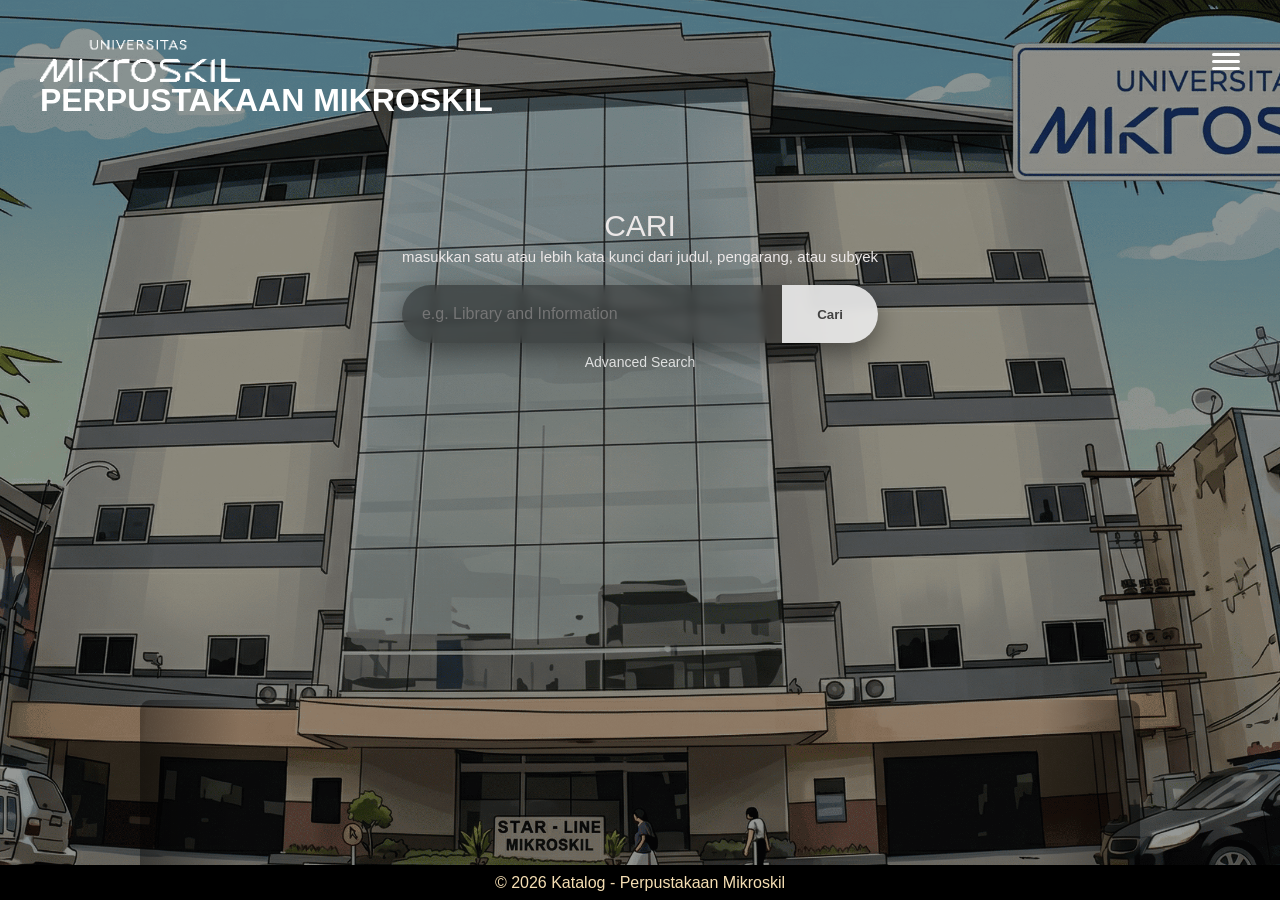
<file: index.html>
<!doctype html>
<html lang="en">

<head>
  <meta charset="UTF-8" />
  <meta name="viewport" content="width=device-width, initial-scale=1.0" />
  <title>Katalog Perpustakaan</title>
  <link rel="stylesheet" href="css/style-user.css" />
</head>

<body>
  <div id="bg-slide" class="bg-slide">
    <div class="bg-trans">
      <!-- ================= HEADER ================= -->
      <header class="navbar">
        <div class="navbar-inner">
          <!-- LOGO -->
          <a href="index.html" class="logo">
            <img src="src/logo mikro putih.webp" alt="Logo Mikro" />
          </a>

          <!-- HAMBURGER -->
          <input type="checkbox" id="navToggle" class="nav-toggle" />
          <label for="navToggle" class="hamburger">
            <span></span>
            <span></span>
            <span></span>
          </label>

          <!-- NAVIGATION -->
          <nav>
            <ul class="nav-menu">
              <li class="judul-nav">MENU</li>
              <li><a href="#" id="themeToggle">🌙 Dark Mode</a></li>
              <li><a href="index.html" class="active">Home</a></li>
              <li><a href="user-galeri.html">Galeri</a></li>
              <li><a href="user-contact.html">Contact Us</a></li>
              <li class="admin-menu"><a href="admin-login.html">Login Admin</a></li>
            </ul>
          </nav>

          <div class="nav-overlay"></div>
        </div>

        <!-- HEADER CONTENT -->
        <div class="header-content">
          <h1>PERPUSTAKAAN MIKROSKIL</h1>
        </div>
      </header>

      <!-- ================= MAIN ================= -->
      <main>
        <!-- HERO / SEARCH -->
        <section class="hero">
          <div class="search-container">
            <h1>CARI</h1>
            <p>masukkan satu atau lebih kata kunci dari judul, pengarang, atau subyek</p>
            <div class="search" id="SearchInput">
              <input type="text" placeholder="e.g. Library and Information" />
              <button id="SearchButton">Cari</button>
            </div>

            <div class="advanced-btn">
              <a href="#" id="openAdvancedSearch">Advanced Search</a>
            </div>
          </div>
        </section>

        <!-- BOOK SLIDER -->
        <section class="book-slider">
          <div class="book-track" id="bookTrack"></div>
        </section>
      </main>

      <!-- ================= FOOTER ================= -->
      <footer>
        <p>&copy; 2026 Katalog - Perpustakaan Mikroskil</p>
      </footer>
    </div>
  </div>
  <script src="js/script.js"></script>
</body>

</html>
</file>
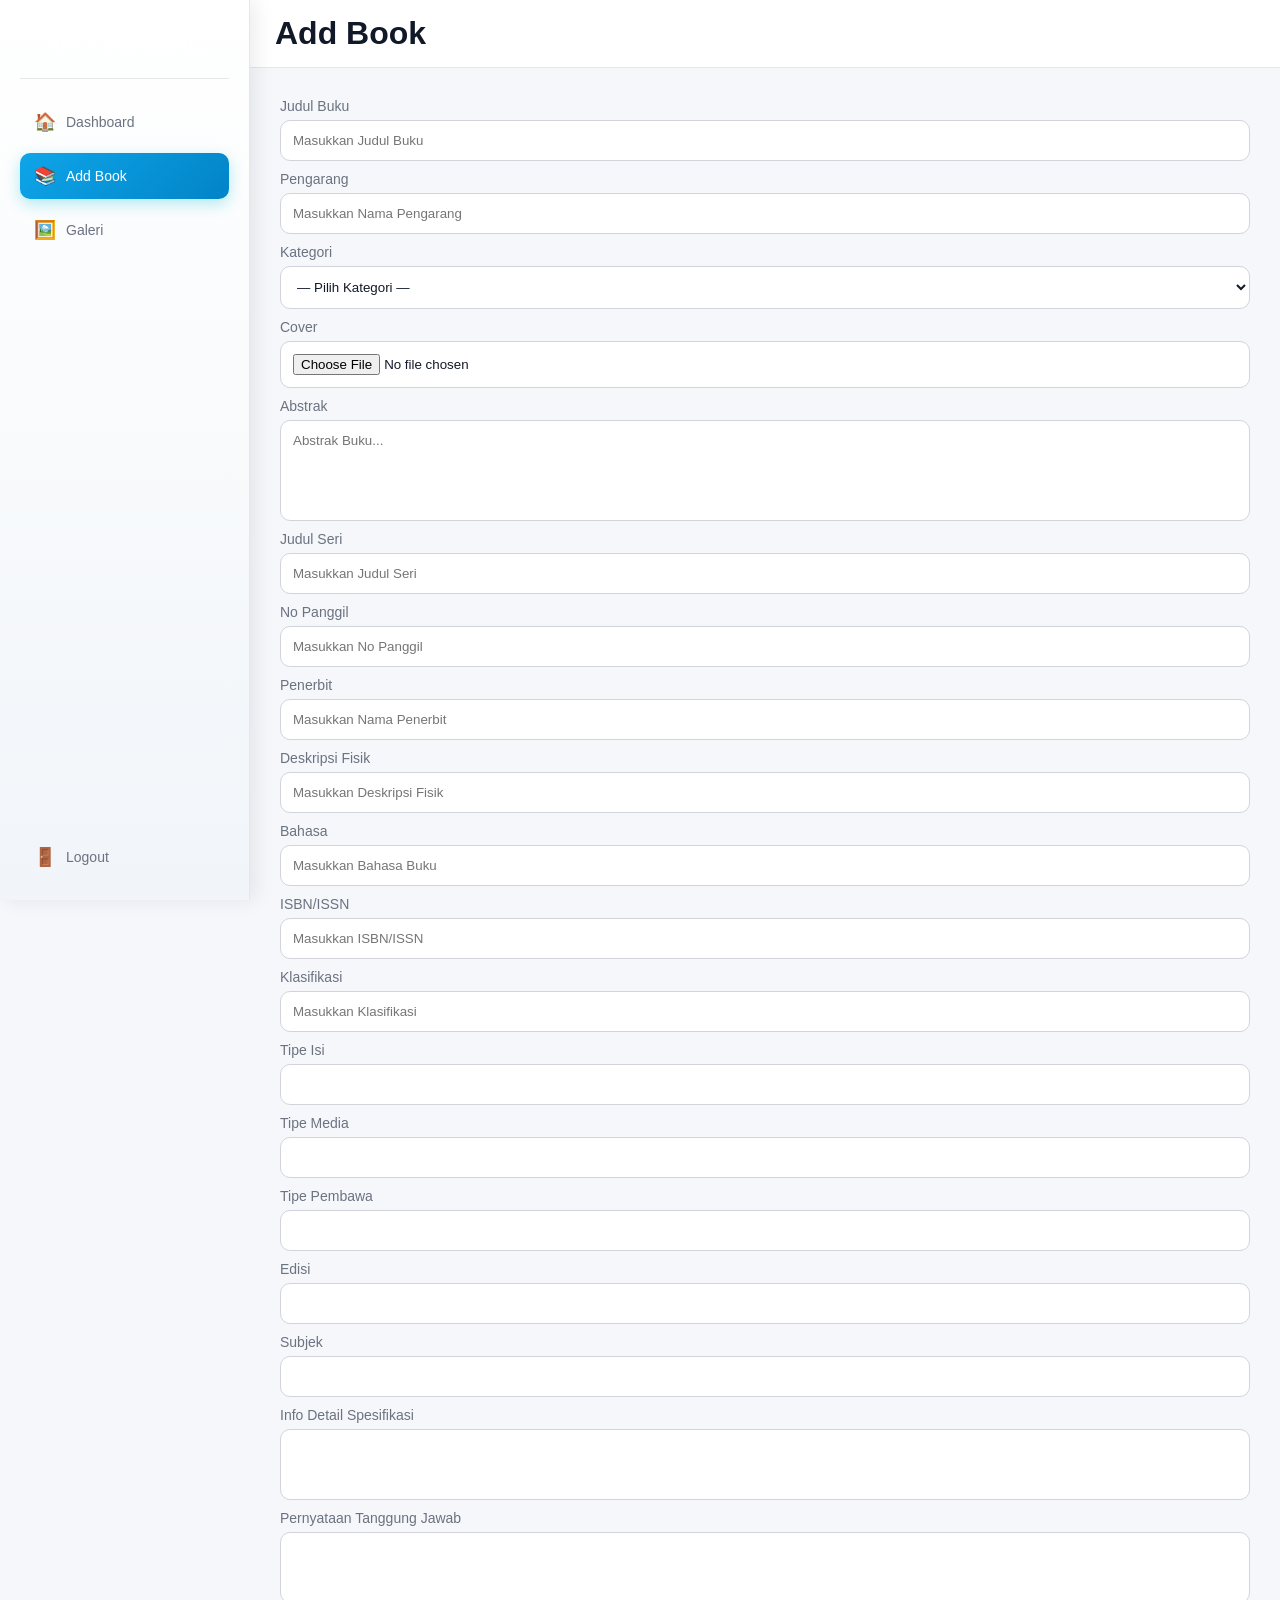
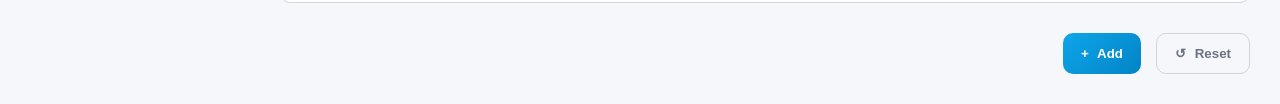
<file: add-book.html>
<!DOCTYPE html>
<html lang="en">
  <head>
    <meta charset="UTF-8" />
    <meta name="viewport" content="width=device-width, initial-scale=1.0" />
    <title>Katalog Perpustakaan</title>
    <link rel="stylesheet" href="css/style-admin.css" />
  </head>

  <body>
    <div class="container">

      <!-- ================= SIDEBAR ================= -->
      <aside class="sidebar">

        <!-- LOGO -->
        <div class="logo">
          <a href="login-admin.html">
            <img src="src/logo mikro putih.webp" alt="Logo Mikro" />
          </a>
        </div>

        <!-- NAVIGATION -->
        <nav class="nav-menu">
          <ul>
            <li>
              <a href="login-admin.html">
                <span>🏠</span> Dashboard
              </a>
            </li>
            <li>
              <a href="add-book.html" class="active">
                <span>📚</span> Add Book
              </a>
            </li>
            <li>
              <a href="galeri-admin.html">
                <span>🖼️</span> Galeri
              </a>
            </li>
            <li>
              <a href="index.html">
                <span>🚪</span> Logout
              </a>
            </li>
          </ul>
        </nav>

      </aside>

      <div class="overlay" onclick="toggleSidebar()"></div>

      <!-- ================= MAIN CONTENT ================= -->
      <div class="main-content">

        <!-- HEADER -->
        <header class="topbar">
          <span class="menu-toggle" onclick="toggleSidebar()" >☰</span>
          <h1>Add Book</h1>
        </header>

        <!-- MAIN -->
        <main>

          <section class="form-section">

            <form id="formTambah" action="#" method="get" class="form-card">

              <!-- JUDUL -->
              <div class="form-group">
                <label for="judul_buku">Judul Buku</label>
                <input
                  type="text"
                  id="judul_buku"
                  name="judul_buku"
                  placeholder="Masukkan Judul Buku"
                />
              </div>

              <!-- PENGARANG -->
              <div class="form-group">
                <label for="pengarang">Pengarang</label>
                <input
                  type="text"
                  id="pengarang"
                  name="pengarang"
                  placeholder="Masukkan Nama Pengarang"
                />
              </div>

              <!-- KATEGORI -->
              <div class="form-group">
                <label for="kategori">Kategori</label>
                <select id="kategori" name="kategori" required>
                  <option value="">— Pilih Kategori —</option>
                  <option value="All">All</option>
                  <option value="Fiction">Fiction</option>
                  <option value="KPS">KPS</option>
                  <option value="Reference">Reference</option>
                  <option value="Text Book">Text Book</option>
                </select>
              </div>

              <!-- COVER -->
              <div class="form-group">
                <label for="cover">Cover</label>
                <input type="file" id="cover" name="cover" />
              </div>

              <!-- ABSTRAK -->
              <div class="form-group full">
                <label for="abstrak">Abstrak</label>
                <textarea
                  id="abstrak"
                  name="abstrak"
                  rows="5"
                  placeholder="Abstrak Buku..."
                ></textarea>
              </div>

              <!-- JUDUL SERI -->
              <div class="form-group">
                <label for="judul_seri">Judul Seri</label>
                <input
                  type="text"
                  id="judul_seri"
                  name="judul_seri"
                  placeholder="Masukkan Judul Seri"
                />
              </div>

              <!-- NO PANGGIL -->
              <div class="form-group">
                <label for="no_panggil">No Panggil</label>
                <input
                  type="text"
                  id="no_panggil"
                  name="no_panggil"
                  placeholder="Masukkan No Panggil"
                />
              </div>

              <!-- PENERBIT -->
              <div class="form-group">
                <label for="penerbit">Penerbit</label>
                <input
                  type="text"
                  id="penerbit"
                  name="penerbit"
                  placeholder="Masukkan Nama Penerbit"
                />
              </div>

              <!-- DESKRIPSI -->
              <div class="form-group">
                <label for="deskripsi_fisik">Deskripsi Fisik</label>
                <input
                  type="text"
                  id="deskripsi_fisik"
                  name="deskripsi_fisik"
                  placeholder="Masukkan Deskripsi Fisik"
                />
              </div>

              <!-- BAHASA -->
              <div class="form-group">
                <label for="bahasa">Bahasa</label>
                <input
                  type="text"
                  id="bahasa"
                  name="bahasa"
                  placeholder="Masukkan Bahasa Buku"
                />
              </div>

              <!-- ISBN -->
              <div class="form-group">
                <label for="isbn">ISBN/ISSN</label>
                <input
                  type="text"
                  id="isbn"
                  name="isbn"
                  placeholder="Masukkan ISBN/ISSN"
                />
              </div>

              <!-- KLASIFIKASI -->
              <div class="form-group">
                <label for="klasifikasi">Klasifikasi</label>
                <input
                  type="text"
                  id="klasifikasi"
                  name="klasifikasi"
                  placeholder="Masukkan Klasifikasi"
                />
              </div>

              <!-- TIPE -->
              <div class="form-group">
                <label for="tipe_isi">Tipe Isi</label>
                <input type="text" id="tipe_isi" name="tipe_isi" />
              </div>

              <div class="form-group">
                <label for="tipe_media">Tipe Media</label>
                <input type="text" id="tipe_media" name="tipe_media" />
              </div>

              <div class="form-group">
                <label for="tipe_pembawa">Tipe Pembawa</label>
                <input type="text" id="tipe_pembawa" name="tipe_pembawa" />
              </div>

              <!-- EDISI -->
              <div class="form-group">
                <label for="edisi">Edisi</label>
                <input type="text" id="edisi" name="edisi" />
              </div>

              <!-- SUBJEK -->
              <div class="form-group">
                <label for="subjek">Subjek</label>
                <input type="text" id="subjek" name="subjek" />
              </div>

              <!-- DETAIL -->
              <div class="form-group full">
                <label for="info_detail">Info Detail Spesifikasi</label>
                <textarea id="info_detail" name="info_detail" rows="3"></textarea>
              </div>

              <div class="form-group full">
                <label for="tanggung_jawab">Pernyataan Tanggung Jawab</label>
                <textarea id="tanggung_jawab" name="tanggung_jawab" rows="3"></textarea>
              </div>

              <!-- ACTION -->
              <div class="form-actions">
                <button type="submit" class="btn btn-primary">
                  <span class="icon-add">+</span> Add
                </button>

                <button type="reset" class="btn btn-outline">
                  <span class="icon-reset">↺</span> Reset
                </button>
              </div>

              <!-- ERROR -->
              <div id="formError" style="color: red;"></div>

            </form>

          </section>

        </main>

      </div>

    </div>

    <script src="js/script-admin.js"></script>
  </body>
</html>
</file>
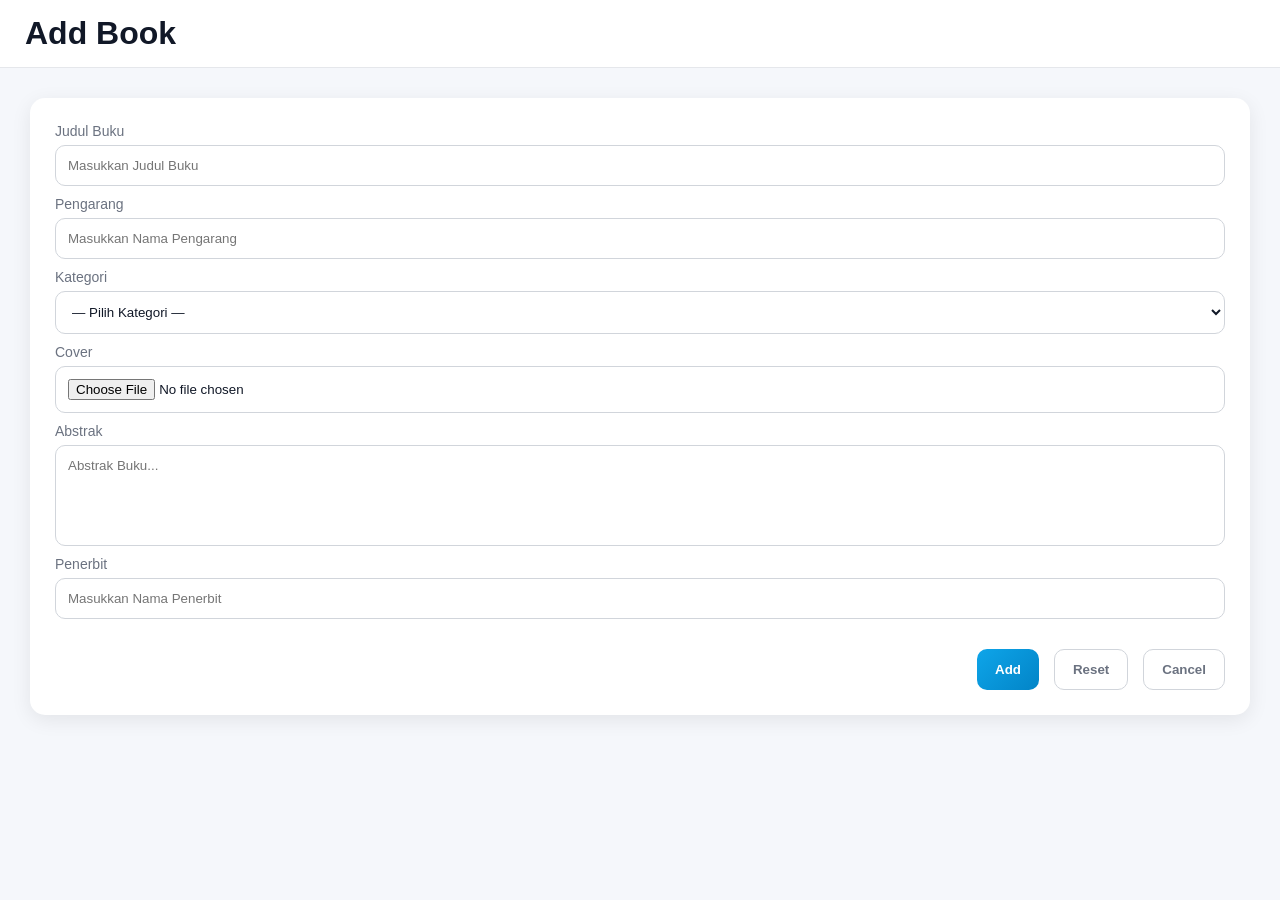
<file: admin-add-book.html>
<!DOCTYPE html>
<html lang="en">

<head>
  <meta charset="UTF-8" />
  <meta name="viewport" content="width=device-width, initial-scale=1.0" />
  <title>Katalog Perpustakaan</title>
  <link rel="stylesheet" href="css/style-admin.css" />
</head>

<body>
  <div class="container">
    <div class="main-content-add-book">

      <!-- HEADER -->
      <header class="topbar">
        <h1>Add Book</h1>
        <!-- HUBERGER -->
        <label for="navToggle" class="hamburger">
          <span></span>
          <span></span>
          <span></span>
        </label>
      </header>

      <!-- MAIN -->
      <main>

        <section class="card">

          <form id="formTambah" action="#" method="get" class="form-card">

            <!-- JUDUL -->
            <div class="form-group">
              <label for="judul_buku">Judul Buku</label>
              <input type="text" id="judul_buku" name="judul_buku" placeholder="Masukkan Judul Buku" />
            </div>

            <!-- PENGARANG -->
            <div class="form-group">
              <label for="pengarang">Pengarang</label>
              <input type="text" id="pengarang" name="pengarang" placeholder="Masukkan Nama Pengarang" />
            </div>

            <!-- KATEGORI -->
            <div class="form-group">
              <label for="kategori">Kategori</label>
              <select id="kategori" name="kategori" required>
                <option value="">— Pilih Kategori —</option>
                <option value="All">All</option>
                <option value="Fiction">Fiction</option>
                <option value="Kps">KPS</option>
                <option value="Reference">Reference</option>
                <option value="Textbook">Text Book</option>
              </select>
            </div>

            <!-- COVER -->
            <div class="form-group">
              <label for="cover">Cover</label>
              <input type="file" id="cover" name="cover" />
            </div>

            <!-- ABSTRAK -->
            <div class="form-group full">
              <label for="abstrak">Abstrak</label>
              <textarea id="abstrak" name="abstrak" rows="5" placeholder="Abstrak Buku..."></textarea>
            </div>


            <!-- PENERBIT -->
            <div class="form-group">
              <label for="penerbit">Penerbit</label>
              <input type="text" id="penerbit" name="penerbit" placeholder="Masukkan Nama Penerbit" />
            </div>


            <!-- ACTION -->
            <div class="form-actions">
              <button type="submit" class="btn btn-primary" onclick="addBook()">Add</button>
              <button type="reset" class="btn btn-outline">Reset</button>
              <button type="button" class="btn btn-outline" onclick="cancelEdit()">Cancel</button>
            </div>

            <!-- ERROR -->
            <div id="formError" style="color: red;"></div>

          </form>

        </section>

      </main>

    </div>

  </div>

  <script src="js/script.js"></script>
</body>

</html>
</file>
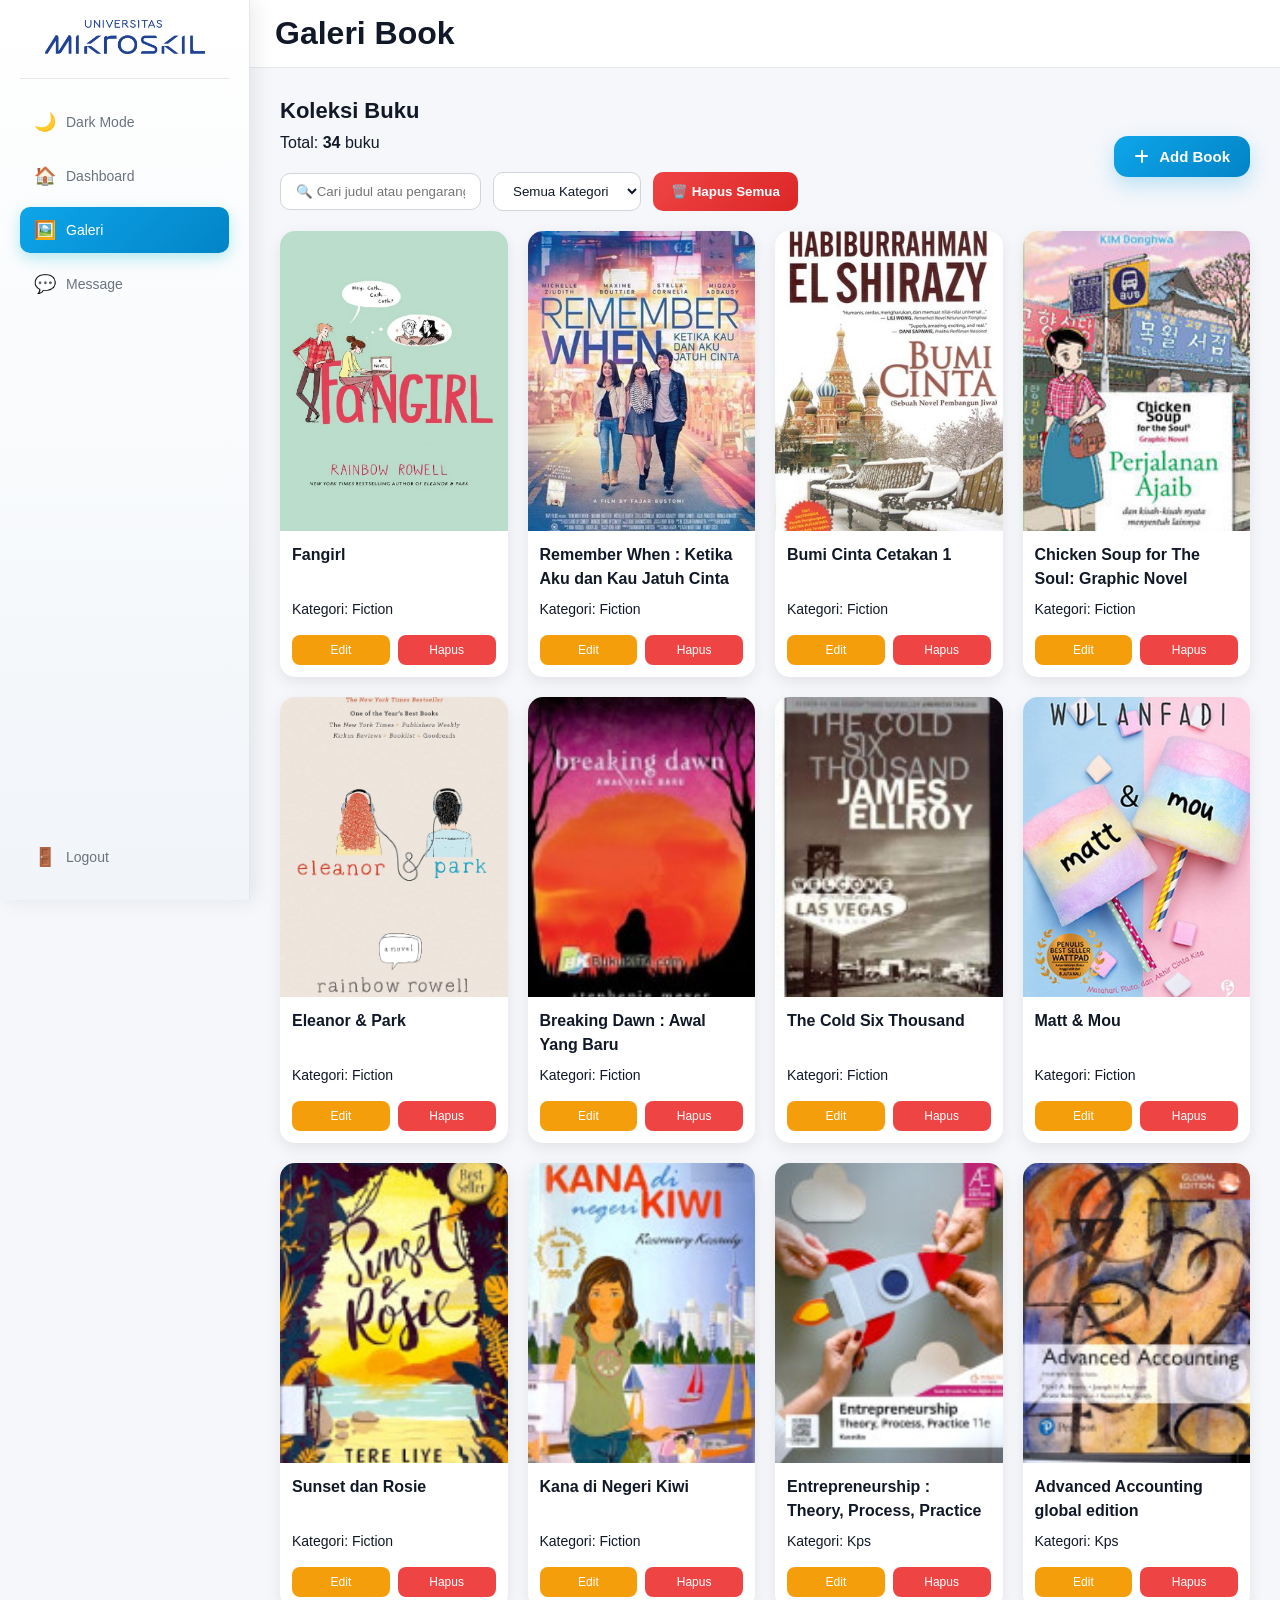
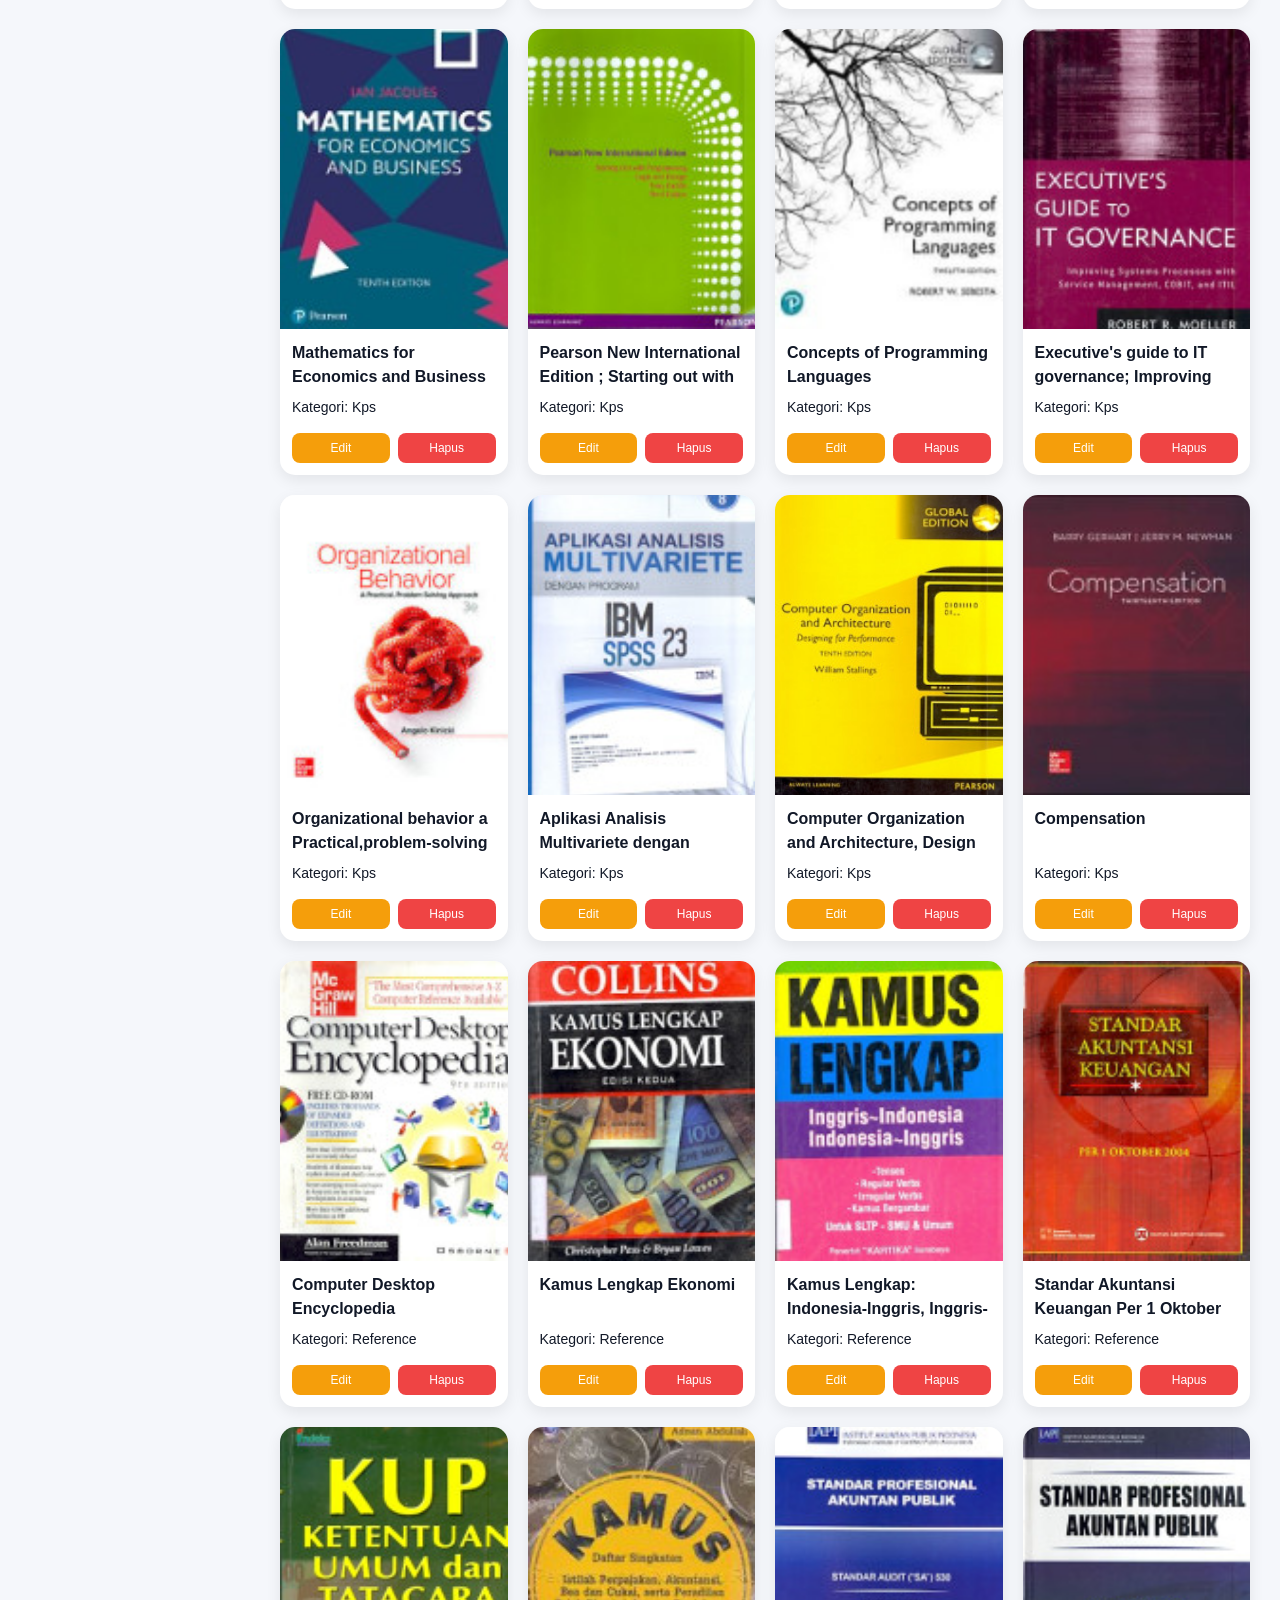
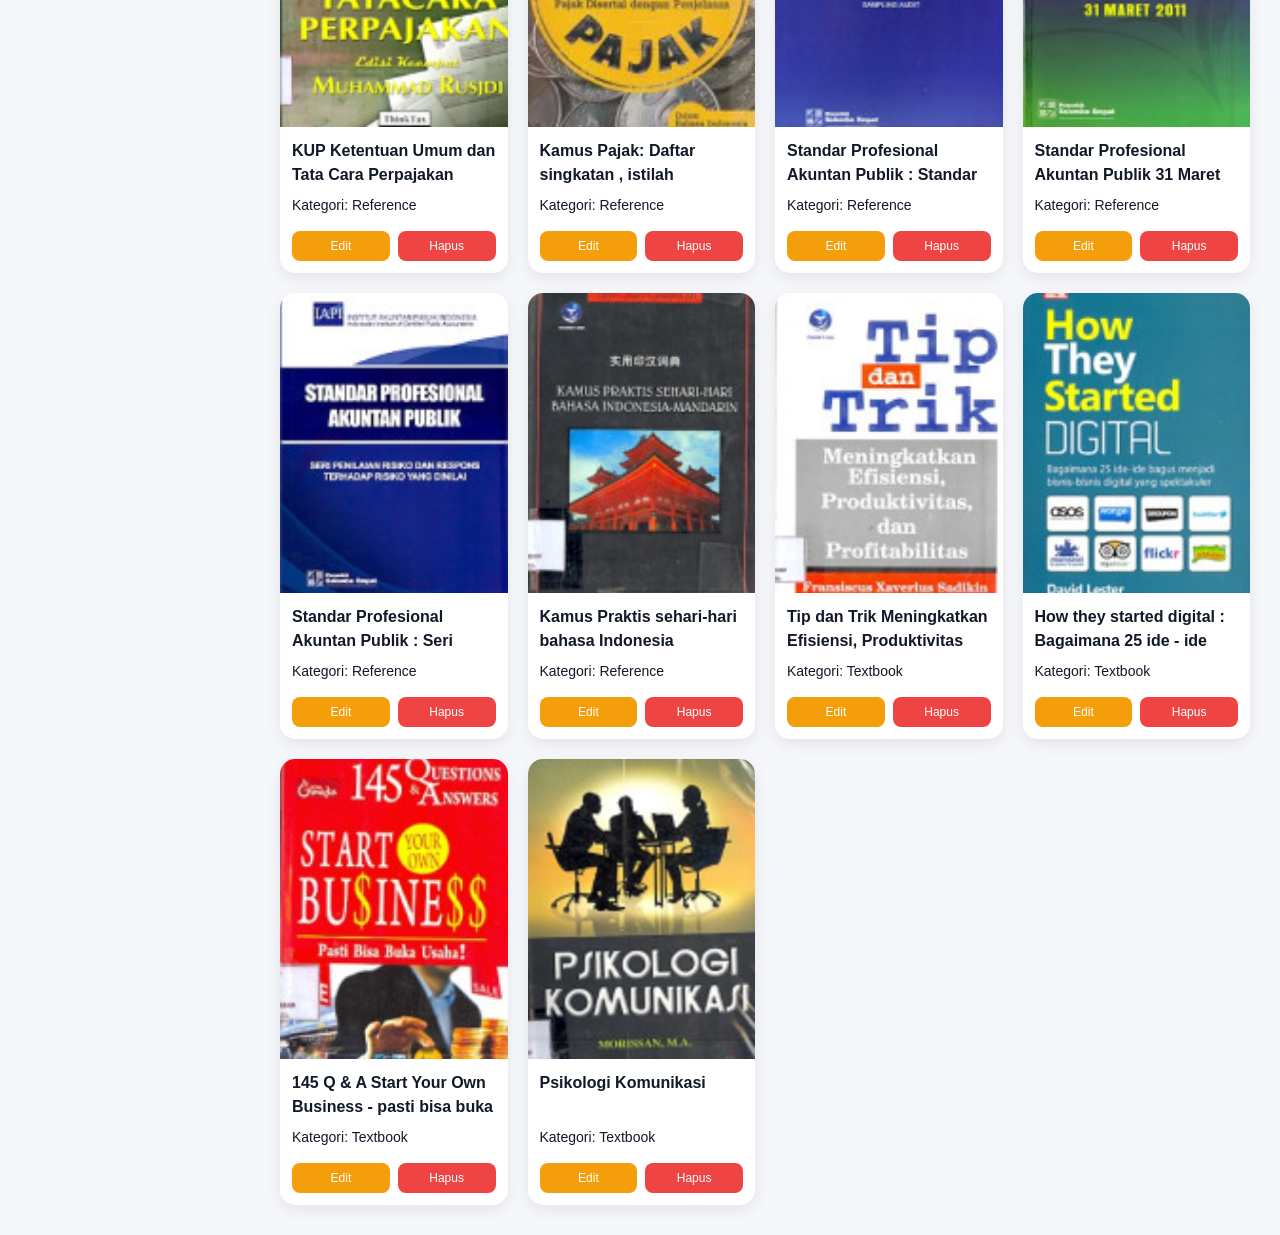
<file: admin-galeri.html>
<!doctype html>
<html lang="en">

<head>
  <meta charset="UTF-8" />
  <meta name="viewport" content="width=device-width, initial-scale=1.0" />
  <title>Katalog Perpustakaan</title>
  <link rel="stylesheet" href="https://cdnjs.cloudflare.com/ajax/libs/font-awesome/6.5.2/css/all.min.css">
  <link rel="stylesheet" href="css/style-admin.css" />
</head>

<body>
  <div class="container">
    <input type="checkbox" id="navToggle" class="nav-toggle" />
    <!-- ================= SIDEBAR ================= -->
    <aside class="sidebar">

      <!-- LOGO -->
      <div class="logo">
        <a href="admin-home.html">
          <img src="src/logo mikro biru.webp" alt="Logo Mikro" />
        </a>
      </div>

      <!-- NAVIGATION -->
      <nav class="nav-menu">
        <ul>
          <li>
            <a href="#" id="themeToggle">
              <span>🌙</span> Dark Mode
            </a>
          </li>
          <li>
            <a href="admin-home.html">
              <span>🏠</span> Dashboard
            </a>
          </li>
          <li>
            <a href="admin-galeri.html" class="active">
              <span>🖼️</span> Galeri
            </a>
          </li>
          <li>
            <a href="admin-message.html">
              <span>💬</span> Message
              <span id="messageBadge" class="message-badge">0</span>
            </a>
          </li>
          <li>
            <a href="index.html">
              <span>🚪</span> Logout
            </a>
          </li>
        </ul>
      </nav>

    </aside>


    <!-- ================= MAIN CONTENT ================= -->
    <div class="main-content">

      <header class="topbar">
        <h1>Galeri Book</h1>
        <!-- HUBERGER -->
        <label for="navToggle" class="hamburger">
          <span></span>
          <span></span>
          <span></span>
        </label>
      </header>

      <main>
        <section>
          <div class="gallery-header">
            <h2>Koleksi Buku</h2>
            <p>Total: <strong id="dataCount">0</strong> buku</p>
          </div>

          <!-- CONTROLS: SEARCH + FILTER + HAPUS SEMUA -->
          <div class="gallery-controls">

            <input type="text" id="searchInput" placeholder="🔍 Cari judul atau pengarang..." />

            <select id="filterKategori">
              <option value="">Semua Kategori</option>
              <option value="Fiction">Fiction</option>
              <option value="Kps">KPS</option>
              <option value="Reference">Reference</option>
              <option value="Textbook">Text Book</option>
            </select>

            <button id="btnHapusSemua">🗑️ Hapus Semua</button>

            <div class="btn-add">
              <a href="admin-add-book.html">
                <i class="fa-solid fa-plus"></i>
                <span>Add Book</span>
              </a>
            </div>
          </div>

          <!-- GRID BOOK -->
          <div class="book-grid" id="bookGridAdmin"></div>
        </section>
      </main>

    </div>
  </div>
  <script src="js/script.js"></script>
</body>

</html>
</file>
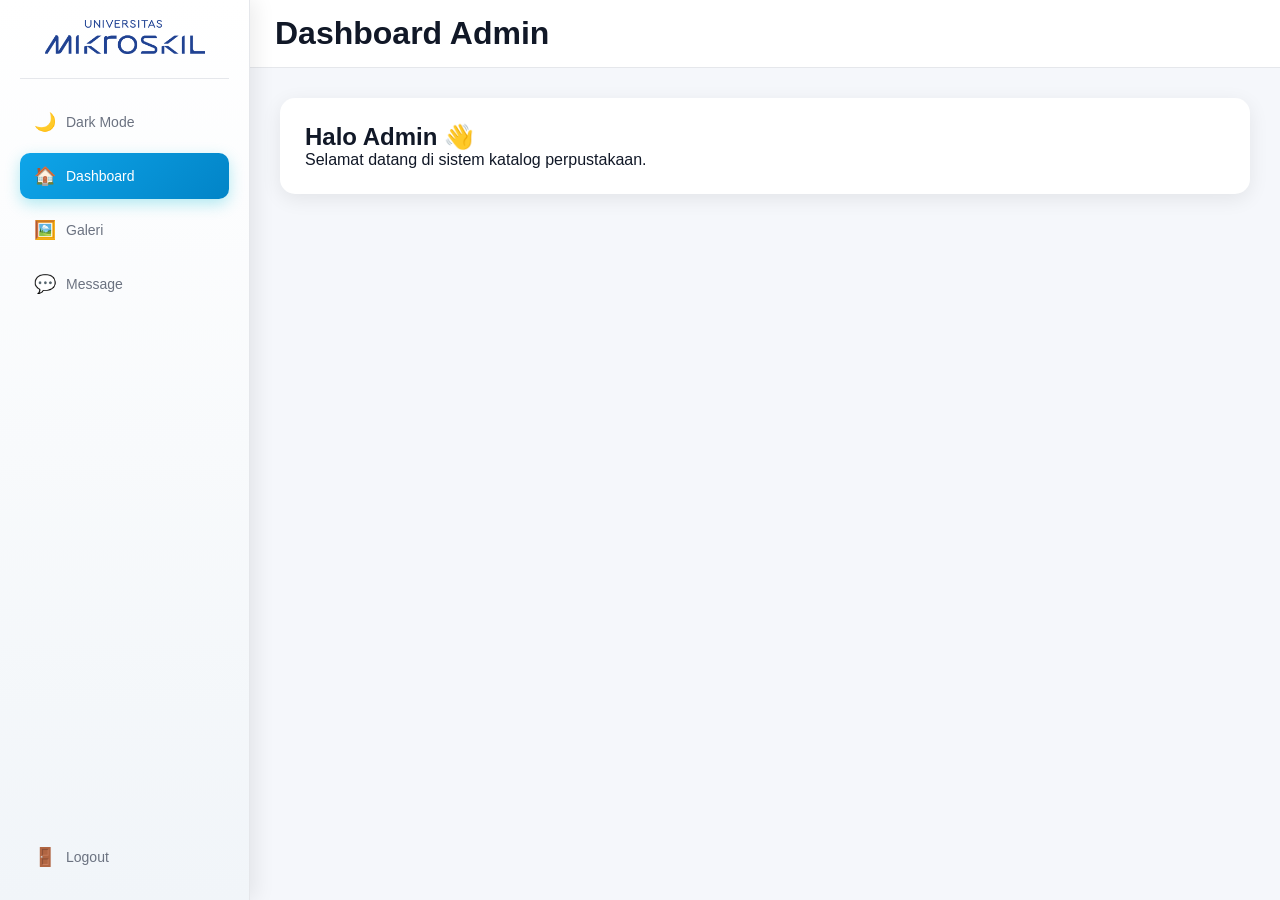
<file: admin-home.html>
<!doctype html>
<html lang="en">

<head>
  <meta charset="UTF-8" />
  <meta name="viewport" content="width=device-width, initial-scale=1.0" />
  <title>Katalog Perpustakaan</title>
  <link rel="stylesheet" href="css/style-admin.css" />
</head>

<body>
  <div class="container">
    <input type="checkbox" id="navToggle" class="nav-toggle" />
    <!-- ================= SIDEBAR ================= -->
    <aside class="sidebar">

      <!-- LOGO -->
      <div class="logo">
        <a href="admin-home.html">
          <img src="src/logo mikro biru.webp" alt="Logo Mikro" />
        </a>
      </div>

      <!-- NAVIGATION -->
      <nav class="nav-menu">
        <ul>
          <li>
            <a href="#" id="themeToggle">
              <span>🌙</span> Dark Mode
            </a>
          </li>
          <li>
            <a href="admin-home.html" class="active">
              <span>🏠</span> Dashboard
            </a>
          </li>
          <li>
            <a href="admin-galeri.html">
              <span>🖼️</span> Galeri
            </a>
          </li>
          <li>
            <a href="admin-message.html">
              <span>💬</span> Message
              <span id="messageBadge" class="message-badge">0</span>
            </a>
          </li>
          <li>
            <a href="index.html">
              <span>🚪</span> Logout
            </a>
          </li>
        </ul>
      </nav>

    </aside>

    <!-- ================= MAIN CONTENT ================= -->
    <div class="main-content">

      <!-- HEADER -->
      <header class="topbar">
        <h1>Dashboard Admin</h1>
        <!-- HUBERGER -->
        <label for="navToggle" class="hamburger">
          <span></span>
          <span></span>
          <span></span>
        </label>
      </header>

      <!-- MAIN -->
      <main>

        <!-- CARD WELCOME -->
        <section class="card">
          <h2>Halo Admin 👋</h2>
          <p>Selamat datang di sistem katalog perpustakaan.</p>
        </section>

      </main>

    </div>

  </div>

  <script src="js/script.js"></script>
</body>

</html>
</file>
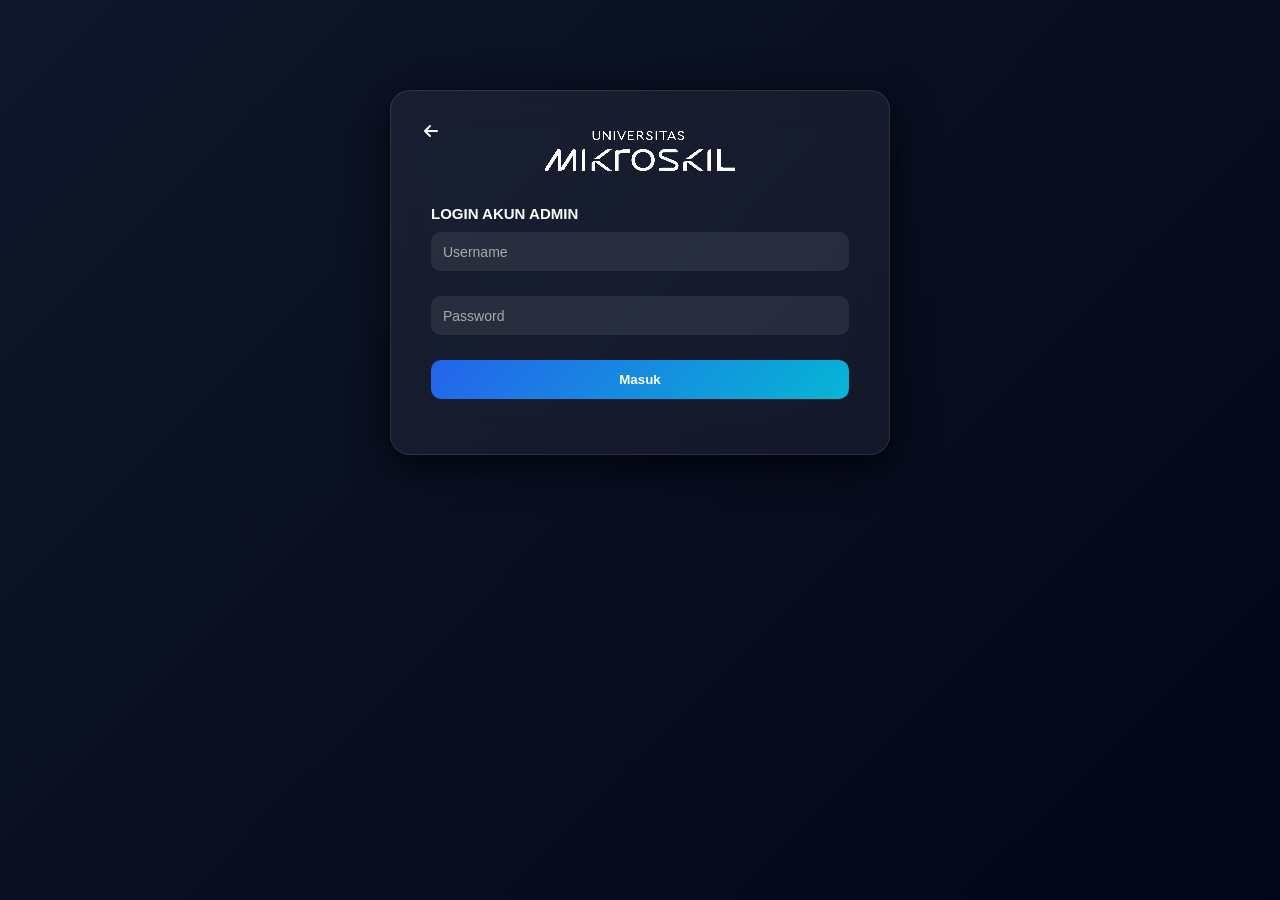
<file: admin-login.html>
<!DOCTYPE html>
<html lang="en">

<head>
    <meta charset="UTF-8">
    <meta name="viewport" content="width=device-width, initial-scale=1.0">
    <title>Login</title>
    <link rel="stylesheet" href="https://cdnjs.cloudflare.com/ajax/libs/font-awesome/6.5.2/css/all.min.css">
    <link rel="stylesheet" href="css/style-login.css">
</head>

<body>
    <div class="login-container">
        <form class="login-box" id="loginForm">
            <a href="index.html" class="back-circle">
                <i class="fa-solid fa-arrow-left"></i>
            </a>
            <img src="src/logo mikro putih.webp" alt="Logo Mikro">

            <h2>LOGIN AKUN ADMIN</h2>

            <div class="input-group">
                <input type="text" id="username" required>
                <label>Username</label>
            </div>

            <div class="input-group">
                <input type="password" id="password" required>
                <label>Password</label>
            </div>

            <button type="submit" class="button">
                Masuk
            </button>

            <p id="loginMessage"></p>
        </form>
    </div>
    <script src="js/script-login.js"></script>
</body>

</html>
</file>
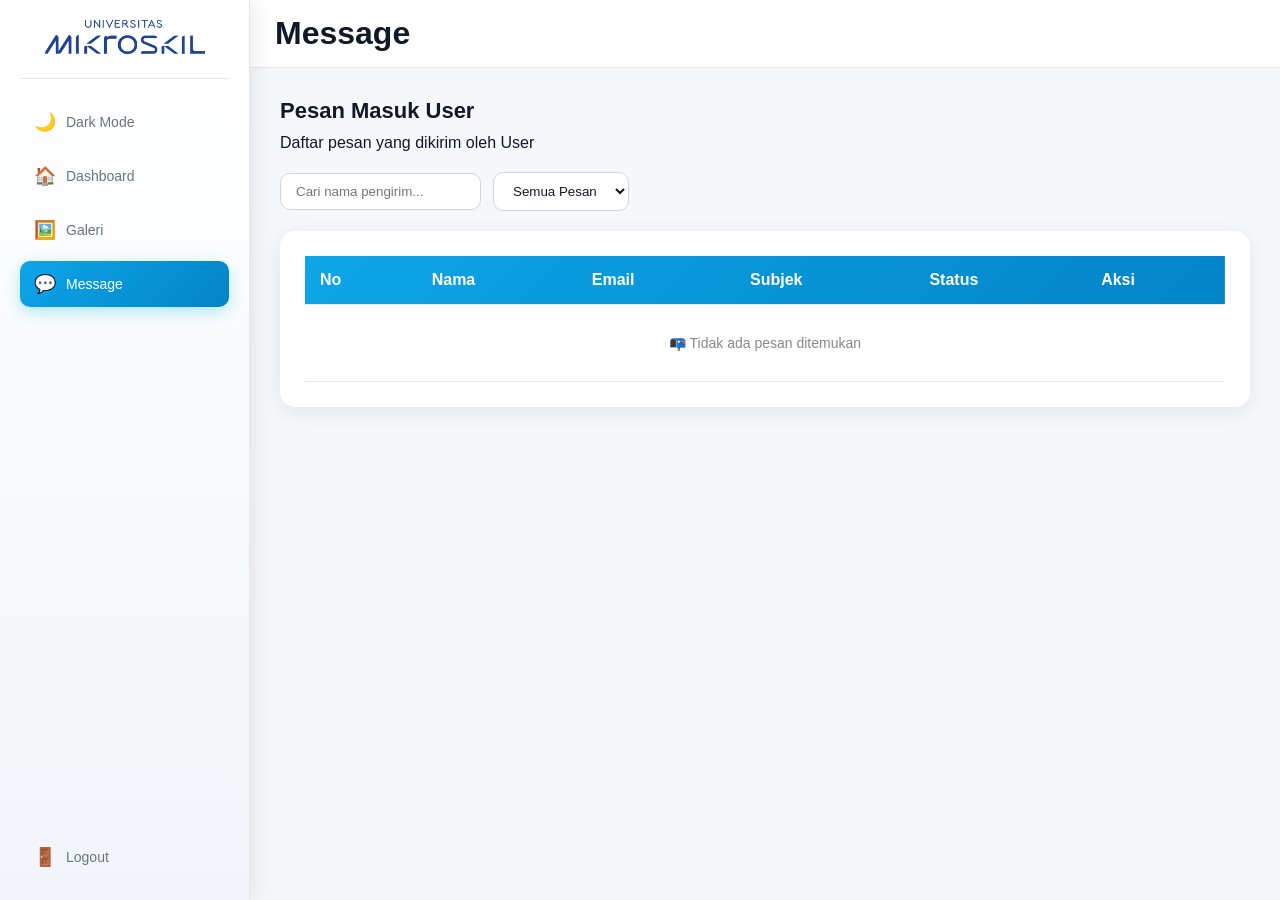
<file: admin-message.html>
<!doctype html>
<html lang="en">

<head>
  <meta charset="UTF-8" />
  <meta name="viewport" content="width=device-width, initial-scale=1.0" />
  <title>Katalog Perpustakaan</title>
  <link rel="stylesheet" href="css/style-admin.css" />
</head>

<body>
  <div class="container">
    <input type="checkbox" id="navToggle" class="nav-toggle" />
    <!-- ================= SIDEBAR ================= -->
    <aside class="sidebar">

      <!-- LOGO -->
      <div class="logo">
        <a href="admin-home.html">
          <img src="src/logo mikro biru.webp" alt="Logo Mikro" />
        </a>
      </div>

      <!-- NAVIGATION -->
      <nav class="nav-menu">
        <ul>
          <li>
            <a href="#" id="themeToggle">
              <span>🌙</span> Dark Mode
            </a>
          </li>
          <li>
            <a href="admin-home.html">
              <span>🏠</span> Dashboard
            </a>
          </li>
          <li>
            <a href="admin-galeri.html">
              <span>🖼️</span> Galeri
            </a>
          </li>
          <li>
            <a href="admin-message.html" class="active">
              <span>💬</span> Message
              <span id="messageBadge" class="message-badge">0</span>
            </a>
          </li>
          <li>
            <a href="index.html">
              <span>🚪</span> Logout
            </a>
          </li>
        </ul>
      </nav>

    </aside>


    <!-- ================= MAIN CONTENT ================= -->
    <div class="main-content">

      <header class="topbar">
        <h1>Message</h1>
        <!-- HUBERGER -->
        <label for="navToggle" class="hamburger">
          <span></span>
          <span></span>
          <span></span>
        </label>
      </header>

      <main>

        <div class="gallery-header">
          <h2>Pesan Masuk User</h2>
          <p>Daftar pesan yang dikirim oleh User </p>
        </div>

        <!-- SEARCH -->
        <div class="gallery-controls">
          <input type="text" id="searchMessageInput" placeholder="Cari nama pengirim..." />
          <select id="filterStatus">
            <option value="">Semua Pesan</option>
            <option value="Belum Dibaca">Belum Dibaca</option>
            <option value="Sudah Dibaca">Sudah Dibaca</option>
          </select>
        </div>

        <!-- TABLE -->
        <div class="card table-container">
          <table class="message-table">

            <thead>
              <tr>
                <th>No</th>
                <th>Nama</th>
                <th>Email</th>
                <th>Subjek</th>
                <th>Status</th>
                <th>Aksi</th>
              </tr>
            </thead>

            <tbody id="messageTableBody"></tbody>

          </table>
        </div>

      </main>

    </div>
  </div>

  <!-- ================= POPUP DETAIL PESAN ================= -->
  <div id="messagePopup" class="message-popup">
    <div class="message-popup-content">

      <button id="closeMessagePopup" class="close-btn">
        &times;
      </button>

      <h2>Detail Pesan</h2>

      <div class="message-detail-card">

        <div class="message-header">
          <div class="message-avatar" id="detailAvatar"></div>

          <div class="message-header-info">
            <h3 id="detailNama"></h3>
            <p id="detailEmail"></p>
          </div>
        </div>

        <div class="message-meta">
          <div class="meta-item">
            <span>📌 Subjek</span>
            <strong id="detailSubjek"></strong>
          </div>

          <div class="meta-item">
            <span>📅 Tanggal</span>
            <strong id="detailTanggal"></strong>
          </div>
        </div>

        <div class="message-content">
          <h4>Isi Pesan</h4>
          <p id="detailPesan"></p>
        </div>

      </div>

    </div>
  </div>
  <script src="js/script.js"></script>
</body>

</html>
</file>
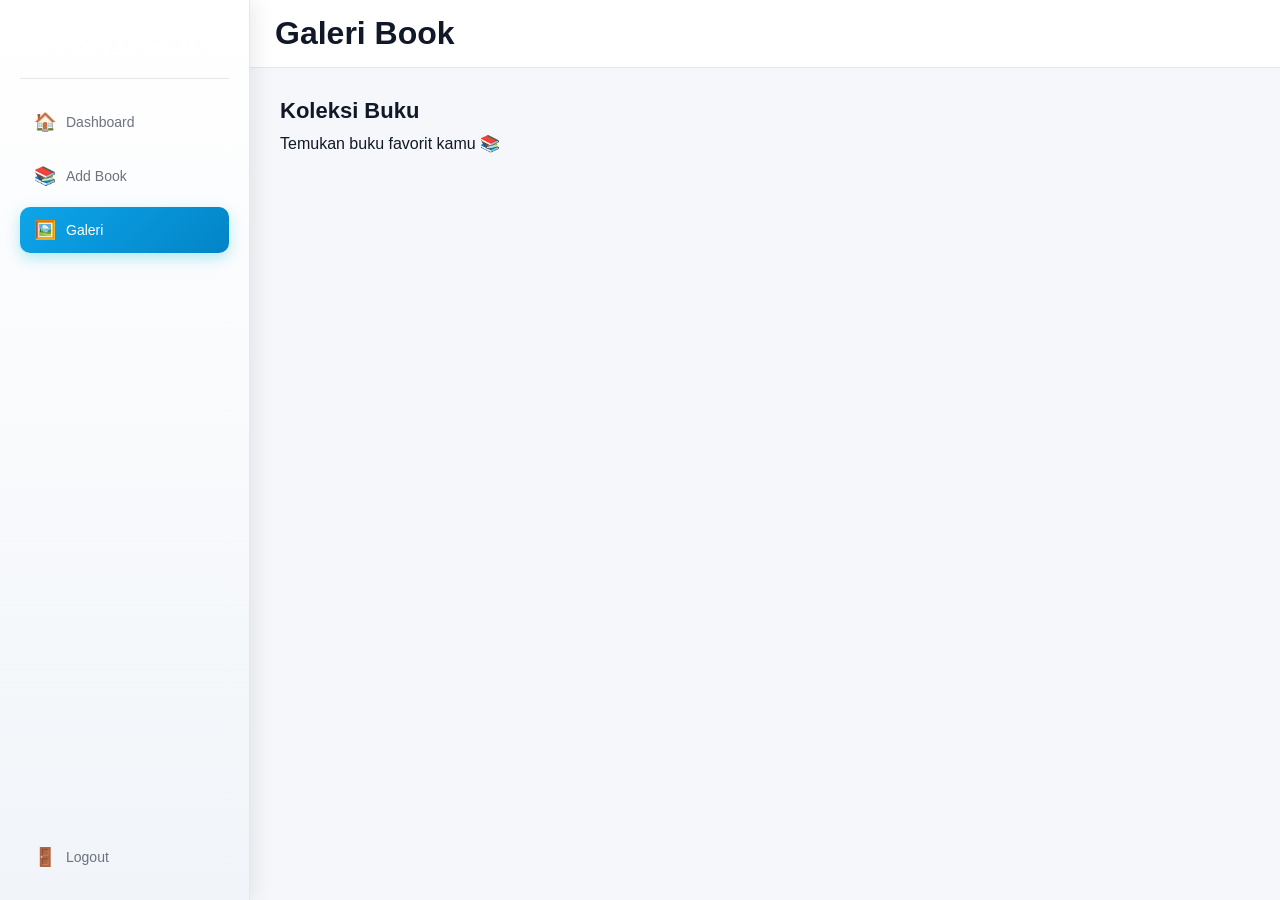
<file: galeri-admin.html>
<!doctype html>
<html lang="en">
  <head>
    <meta charset="UTF-8" />
    <meta name="viewport" content="width=device-width, initial-scale=1.0" />
    <title>Katalog Perpustakaan</title>
    <link rel="stylesheet" href="css/style-admin.css" />
  </head>

  <body>
    <div class="container">

      <!-- ================= SIDEBAR ================= -->
      <aside class="sidebar">

        <!-- LOGO -->
        <div class="logo">
          <a href="login-admin.html">
            <img src="src/logo mikro putih.webp" alt="Logo Mikro" />
          </a>
        </div>

        <!-- NAVIGATION -->
        <nav class="nav-menu">
          <ul>
            <li>
              <a href="login-admin.html">
                <span>🏠</span> Dashboard
              </a>
            </li>
            <li>
              <a href="add-book.html">
                <span>📚</span> Add Book
              </a>
            </li>
            <li>
              <a href="galeri-admin.html" class="active">
                <span>🖼️</span> Galeri
              </a>
            </li>
            <li>
              <a href="index.html">
                <span>🚪</span> Logout
              </a>
            </li>
          </ul>
        </nav>

      </aside>

      <div class="overlay" onclick="toggleSidebar()"></div>

      <!-- ================= MAIN CONTENT ================= -->
      <div class="main-content">

        <!-- HEADER -->
        <header class="topbar">
          <span class="menu-toggle" onclick="toggleSidebar()" >☰</span>
          <h1>Galeri Book</h1>
        </header>

        <!-- MAIN -->
        <main>

          <section class="user-gallery">

            <!-- HEADER SECTION -->
            <div class="gallery-header">
              <h2>Koleksi Buku</h2>
              <p>Temukan buku favorit kamu 📚</p>
            </div>

            <!-- GRID BOOK -->
            <div class="book-grid" id="bookGrid"></div>

          </section>

        </main>

      </div>

    </div>

    <script src="js/script-admin.js"></script>
  </body>
</html>
</file>
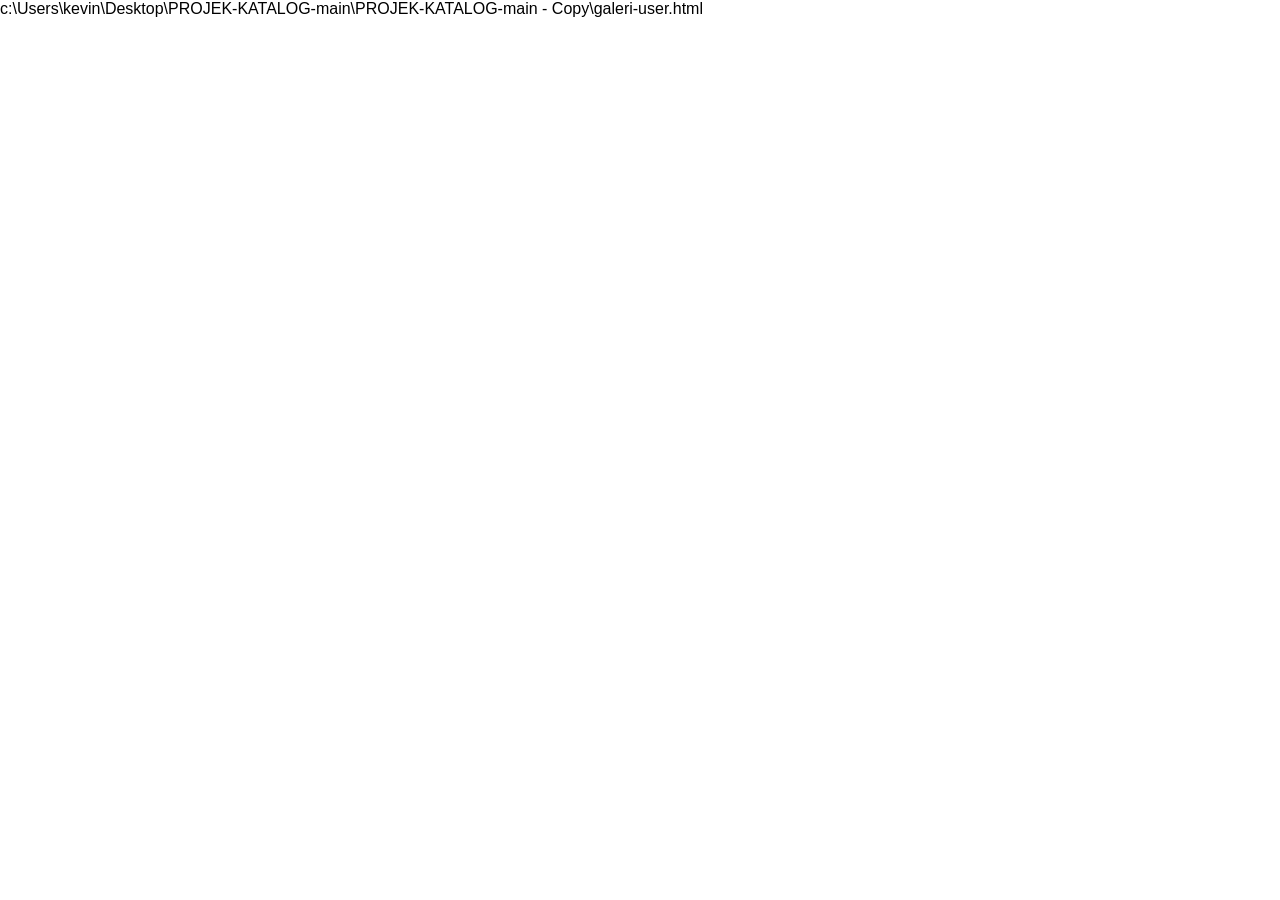
<file: galeri-user.html>
c:\Users\kevin\Desktop\PROJEK-KATALOG-main\PROJEK-KATALOG-main - Copy\galeri-user.html<!doctype html>
<html lang="en">
  <head>
    <meta charset="UTF-8" />
    <meta name="viewport" content="width=device-width, initial-scale=1.0" />
    <title>Katalog Perpustakaan</title>
    <link rel="stylesheet" href="css/style-user.css" />
  </head>

  <body>
    <!-- ================= HEADER ================= -->
    <header class="navbar">
      <div class="navbar-inner">
        <div class="header-content">
          <h1>GALERI PERPUSTAKAAN MIKROSKIL</h1>
        </div>
        <i nput type="checkbox" id="navToggle" class="nav-toggle" />
        <label for="navToggle" class="hamburger">
          <span></span>
          <span></span>
          <span></span>
        </label>
        <nav>
          <ul class="nav-menu">
            <li class="judul-nav">MENU</li>
            <br />
            <li><a href="index.html" class="active">Home</a></li>
            <li><a href="galeri-user.html">Galeri</a></li>
            <li><a href="login-admin.html">Admin</a></li>
          </ul>
        </nav>
        <div class="nav-overlay"></div>
      </div>
    </header>

    <!-- ================= MAIN ================= -->
    <main>
      <section class="user-gallery">
        <h2 class="gallery-title">Koleksi Buku</h2>

        <div class="book-grid" id="bookGrid"></div>
      </section>
    </main>

    <!-- ================= MODAL DETAIL ================= -->
    <div class="detail-modal" id="detailModal">
      <div class="modal-content">
        <span class="close-modal">&times;</span>

        <img id="modalImg" />
        <h3 id="modalTitle"></h3>
        <p id="modalCategory"></p>
      </div>
    </div>

    <!-- ================= FOOTER ================= -->
    <footer>
      <p>&copy; 2026 Katalog - Kevin</p>
    </footer>
    <script src="js/script-user.js"></script>
  </body>
</html>
</file>
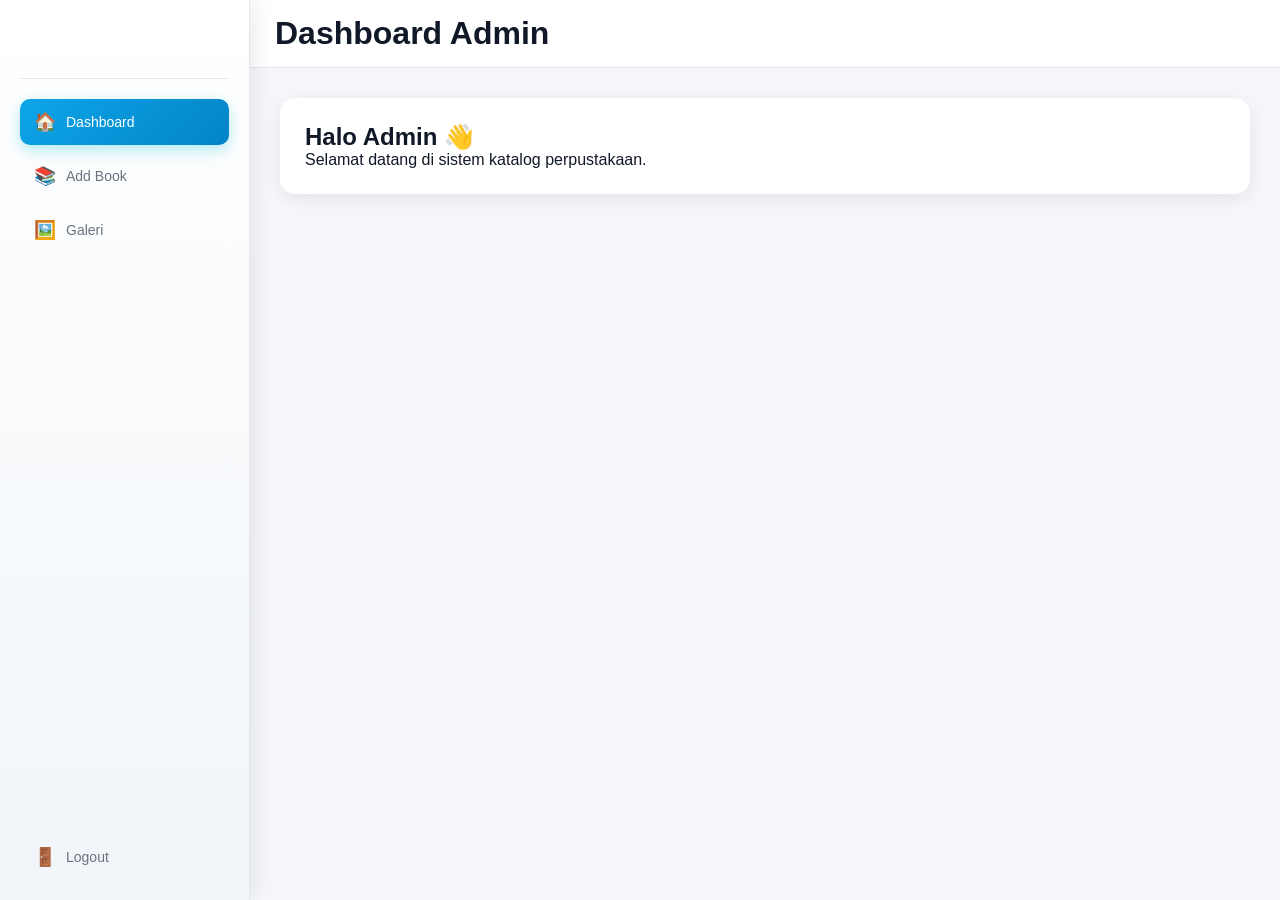
<file: login-admin.html>
<!doctype html>
<html lang="en">
  <head>
    <meta charset="UTF-8" />
    <meta name="viewport" content="width=device-width, initial-scale=1.0" />
    <title>Katalog Perpustakaan</title>
    <link rel="stylesheet" href="css/style-admin.css" />
  </head>

  <body>
    <div class="container">

      <!-- ================= SIDEBAR ================= -->
      <aside class="sidebar">

        <!-- LOGO -->
        <div class="logo">
          <a href="login-admin.html">
            <img src="src/logo mikro putih.webp" alt="Logo Mikro" />
          </a>
        </div>

        <!-- NAVIGATION -->
        <nav class="nav-menu">
          <ul>
            <li>
              <a href="login-admin.html" class="active">
                <span>🏠</span> Dashboard
              </a>
            </li>
            <li>
              <a href="add-book.html">
                <span>📚</span> Add Book
              </a>
            </li>
            <li>
              <a href="galeri-admin.html">
                <span>🖼️</span> Galeri
              </a>
            </li>
            <li>
              <a href="index.html">
                <span>🚪</span> Logout
              </a>
            </li>
          </ul>
        </nav>

      </aside>

      <div class="overlay" onclick="toggleSidebar()"></div>

      <!-- ================= MAIN CONTENT ================= -->
      <div class="main-content">

        <!-- HEADER -->
        <header class="topbar">
          <span class="menu-toggle" onclick="toggleSidebar()">☰</span>
          <h1>Dashboard Admin</h1>
        </header>

        <!-- MAIN -->
        <main>

          <!-- CARD WELCOME -->
          <section class="card">
            <h2>Halo Admin 👋</h2>
            <p>Selamat datang di sistem katalog perpustakaan.</p>
          </section>

        </main>

      </div>

    </div>

    <script src="js/script-admin.js"></script>
  </body>
</html>
</file>
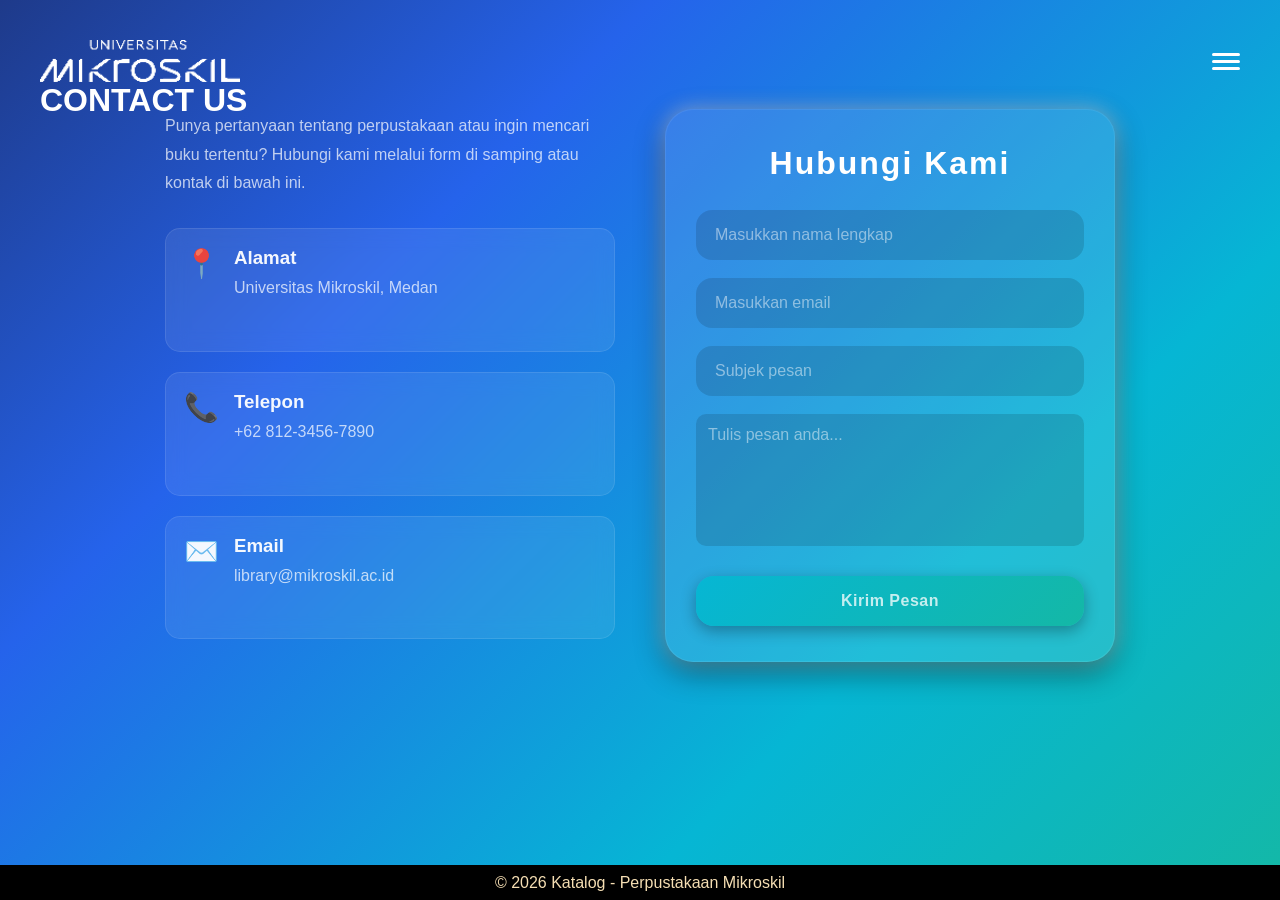
<file: user-contact.html>
<!doctype html>
<html lang="en">

<head>
    <meta charset="UTF-8" />
    <meta name="viewport" content="width=device-width, initial-scale=1.0" />
    <title>Galeri Koleksi - Perpustakaan Mikroskil</title>
    <link rel="stylesheet" href="css/style-user.css" />
</head>

<body>
    <div class="bg-contact">
        <!-- ================= HEADER ================= -->
        <header class="navbar">
            <div class="navbar-inner">
                <!-- LOGO -->
                <a href="index.html" class="logo">
                    <img src="src/logo mikro putih.webp" alt="Logo Mikro" />
                </a>

                <!-- HAMBURGER -->
                <input type="checkbox" id="navToggle" class="nav-toggle" />
                <label for="navToggle" class="hamburger">
                    <span></span>
                    <span></span>
                    <span></span>
                </label>

                <!-- NAVIGATION -->
                <nav>
                    <ul class="nav-menu">
                        <li class="judul-nav">MENU</li>
                        <li><a href="#" id="themeToggle">🌙 Drak Mod</a></li>
                        <li><a href="index.html">Home</a></li>
                        <li><a href="user-galeri.html">Galeri</a></li>
                        <li><a href="user-contact.html" class="active">Contact Us</a></li>
                        <li class="admin-menu"><a href="admin-login.html">Login Admin</a></li>
                    </ul>
                </nav>

                <div class="nav-overlay"></div>
            </div>
            <!-- HEADER CONTENT -->
            <div class="header-content">
                <h1>CONTACT US</h1>
            </div>

        </header>


        <!-- ================= MAIN ================= -->
        <main>

            <section class="contact-wrapper">

                <!-- LEFT -->
                <div class="contact-info">

                    <p>
                        Punya pertanyaan tentang perpustakaan atau ingin mencari buku tertentu?
                        Hubungi kami melalui form di samping atau kontak di bawah ini.
                    </p>

                    <div class="info-box">
                        <span>📍</span>
                        <div>
                            <h3>Alamat</h3>
                            <p>Universitas Mikroskil, Medan</p>
                        </div>
                    </div>

                    <div class="info-box">
                        <span>📞</span>
                        <div>
                            <h3>Telepon</h3>
                            <p>+62 812-3456-7890</p>
                        </div>
                    </div>

                    <div class="info-box">
                        <span>✉️</span>
                        <div>
                            <h3>Email</h3>
                            <p>library@mikroskil.ac.id</p>
                        </div>
                    </div>

                </div>

                <!-- RIGHT -->
                <div class="pop-up-container contact-card">

                    <h2>Hubungi Kami</h2>

                    <form id="contactForm">

                        <input type="text" id="nama" placeholder="Masukkan nama lengkap" required>

                        <input type="email" id="email" placeholder="Masukkan email" required>

                        <input type="text" id="subject" placeholder="Subjek pesan" required>

                        <textarea id="message" placeholder="Tulis pesan anda..." rows="6" required></textarea>

                        <button type="submit">
                            Kirim Pesan
                        </button>

                    </form>

                </div>

            </section>

        </main>
    </div>

    <footer>
        <p>&copy; 2026 Katalog - Perpustakaan Mikroskil</p>
    </footer>


    <script src="js/script.js"></script>
</body>

</html>
</file>
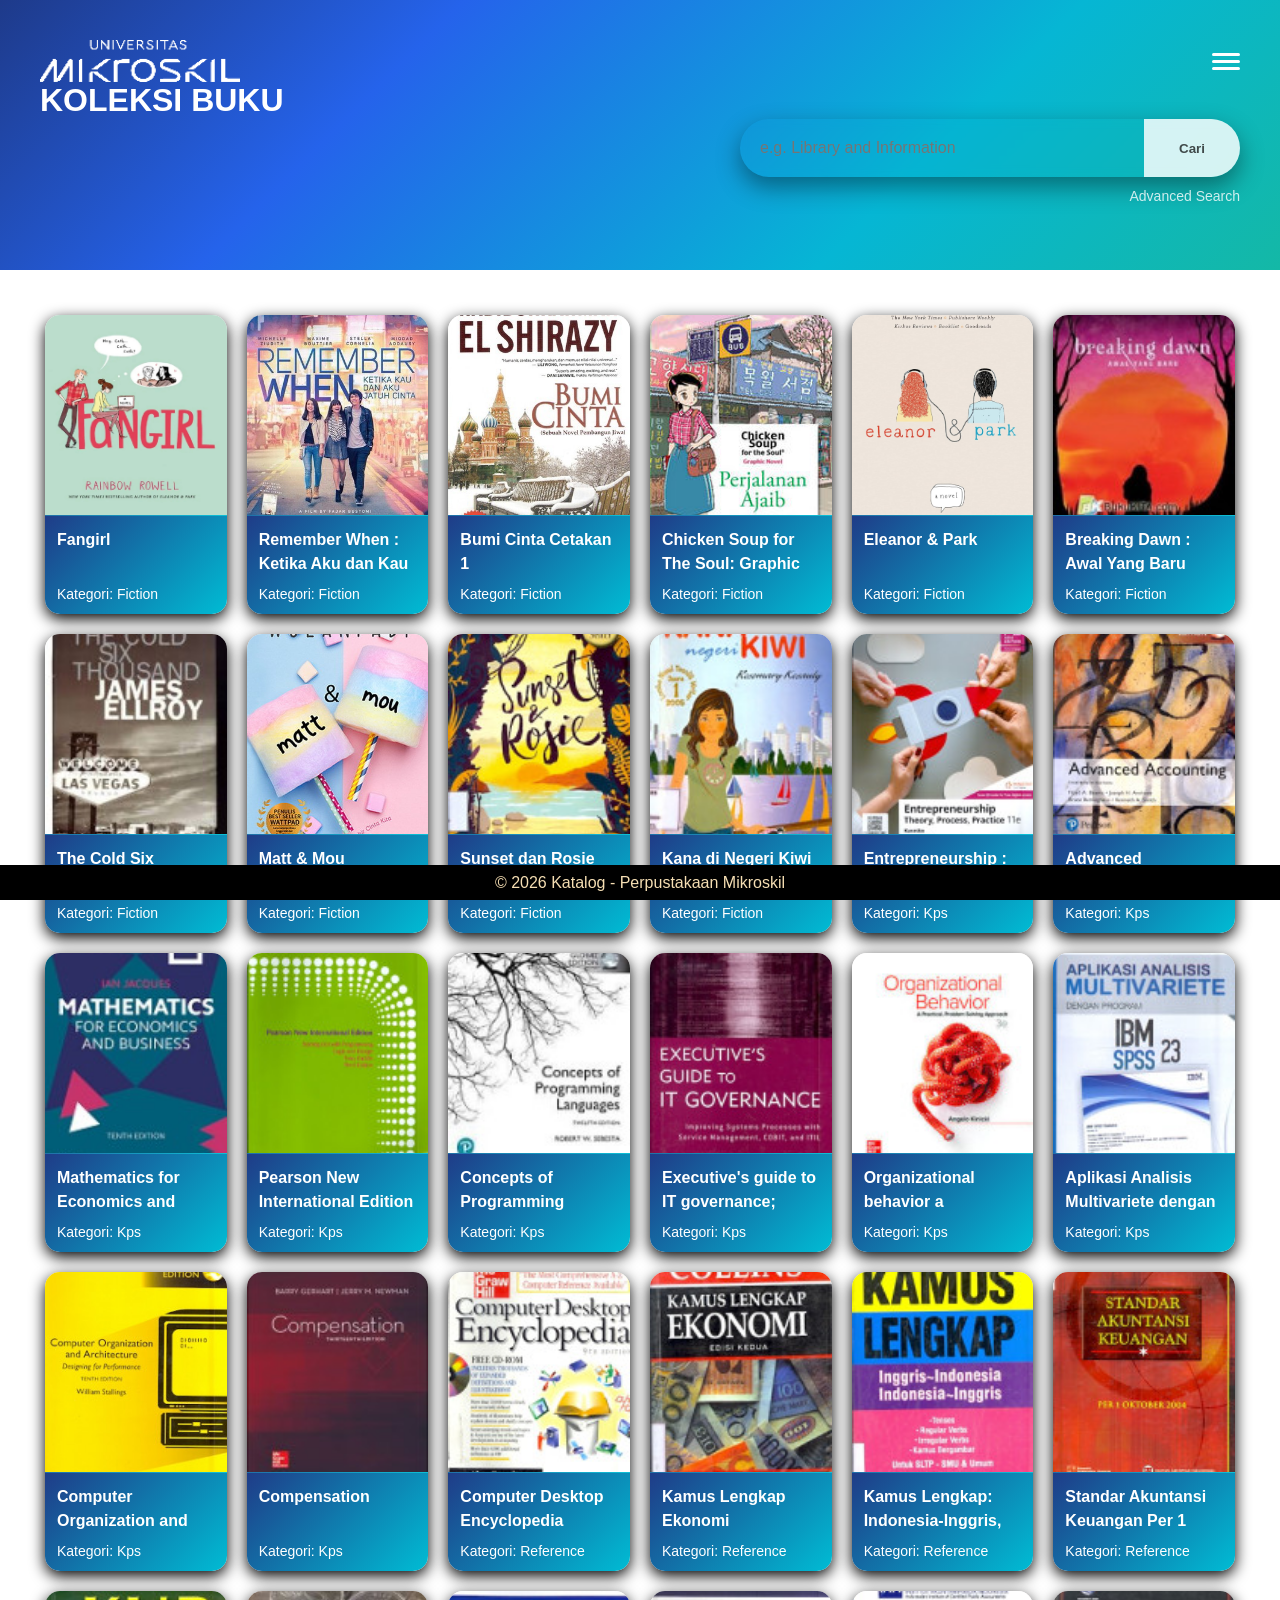
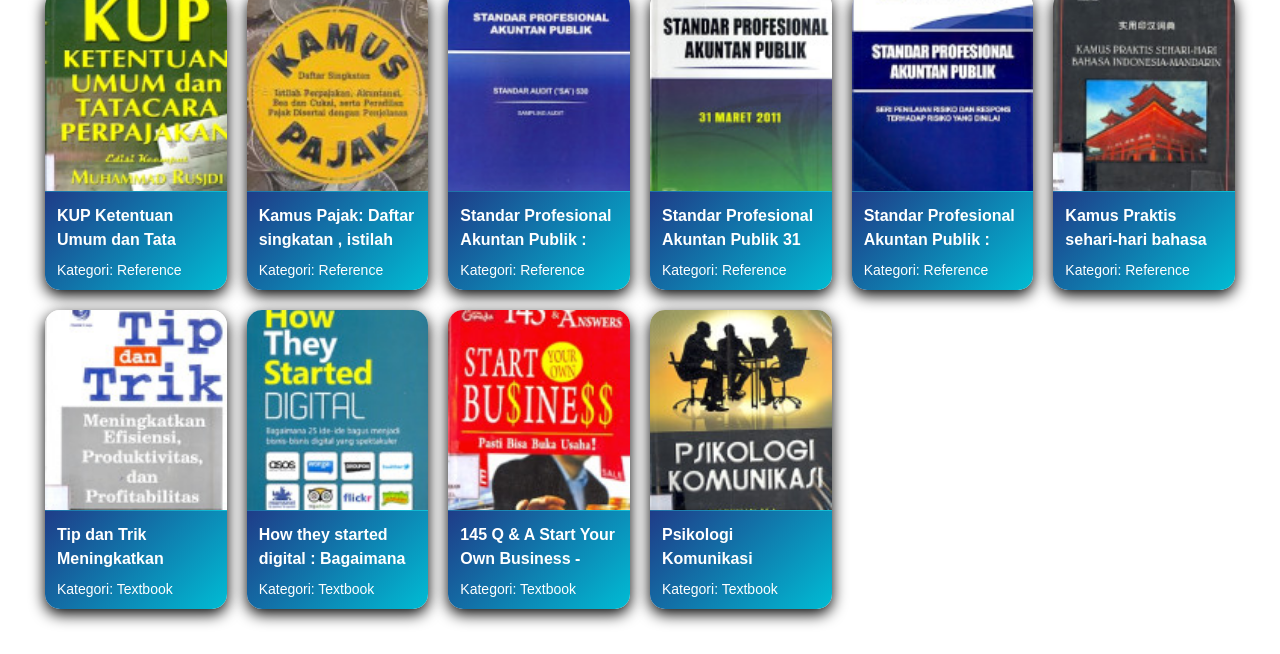
<file: user-galeri.html>
<!doctype html>
<html lang="en">

<head>
    <meta charset="UTF-8" />
    <meta name="viewport" content="width=device-width, initial-scale=1.0" />
    <title>Galeri Koleksi - Perpustakaan Mikroskil</title>
    <link rel="stylesheet" href="css/style-user.css" />
</head>

<body>
    <div class="bg-header-galeri">
        <!-- ================= HEADER ================= -->
        <header class="navbar">
            <div class="navbar-inner">
                <!-- LOGO -->
                <a href="index.html" class="logo">
                    <img src="src/logo mikro putih.webp" alt="Logo Mikro" />
                </a>

                <!-- HAMBURGER -->
                <input type="checkbox" id="navToggle" class="nav-toggle" />
                <label for="navToggle" class="hamburger">
                    <span></span>
                    <span></span>
                    <span></span>
                </label>

                <!-- NAVIGATION -->
                <nav>
                    <ul class="nav-menu">
                        <li class="judul-nav">MENU</li>
                        <li><a href="#" id="themeToggle">🌙 Drak Mod</a></li>
                        <li><a href="index.html">Home</a></li>
                        <li><a href="user-galeri.html" class="active">Galeri</a></li>
                        <li><a href="user-contact.html">Contact Us</a></li>
                        <li class="admin-menu"><a href="admin-login.html">Login Admin</a></li>
                    </ul>
                </nav>

                <div class="nav-overlay"></div>
            </div>
            <!-- HEADER CONTENT -->
            <div class="header-content">
                <h1>KOLEKSI BUKU</h1>
            </div>

            <div class="user-controls">
                <div class="search" id="SearchInput">
                    <input type="text" placeholder="e.g. Library and Information" />
                    <button id="SearchButton">Cari</button>
                </div>
                <div class="advanced-btn">
                    <a href="#" id="openAdvancedSearch">Advanced Search</a>
                </div>
            </div>

    </div>
    </header>
    </div>
    <main class="galeri-container">
        <div class="book-grid" id="bookGridUser"></div>
    </main>

    <footer>
        <p>&copy; 2026 Katalog - Perpustakaan Mikroskil</p>
    </footer>
    <form id="advancedModal" class="advanced-modal">
        <div class="advanced-content">

            <button type="button" class="close-advanced">&times;</button>
            <h2>🔍 Advanced Search</h2>
            <div class="advanced-form">
                <div class="form-group">
                    <label>Judul Buku</label>
                    <input type="text" id="filterTitle" placeholder="e.g. Pemrograman Web">
                </div>
                <div class="form-group">
                    <label>Kategori</label>
                    <select id="filterCategory">
                        <option value="" selected>Semua Kategori</option>
                        <option value="Fiction">Fiction</option>
                        <option value="Kps">Kps</option>
                        <option value="Reference">Reference</option>
                        <option value="Textbook">Textbook</option>
                    </select>
                </div>
                <div class="form-group">
                    <label>Pengarang</label>
                    <input type="text" id="filterAuthor" placeholder="e.g. Ucok Baba">
                </div>

                <div class="form-group">
                    <label>Penerbit</label>
                    <input type="text" id="filterPublisher" placeholder="e.g. Grandmedia">
                </div>

                <div class="form-group">
                    <label>Tahun Terbit</label>
                    <input type="text" id="filterYear" maxlength="4" placeholder="e.g. 2024">
                </div>

                <button type="submit" id="btnAdvancedSearch" class="btn-search">
                    Cari Buku
                </button>

            </div>
        </div>
    </form>
    <script src="js/script.js"></script>
</body>

</html>
</file>
<file: css/style-user.css>
/* ================= THEME TRANSITION ================= */
body,
.nav-menu,
.search,
.search input,
.search button,
.book-card,
.book-info,
.pop-up-container,
footer,
.nav-menu li a,
.bg-header-galeri,
.pop-up-container input,
select.komponen-advanced {
  transition:
    background 0.4s ease,
    background-color 0.4s ease,
    color 0.4s ease,
    border-color 0.4s ease,
    box-shadow 0.4s ease;
}

.dark-mode {
  --text: #000000;
  --body-bg: #0f172a;
  --overlay-dark: rgba(0, 0, 0, 0.6);
  --overlay-dark-light: rgba(255, 255, 255, 0.105);
  --overlay-dark-strong: rgba(0, 0, 0, 0.75);
  --glass-white: rgba(255, 255, 255, 0.06);
  --glass-border: rgba(255, 255, 255, 0.12);
  --glass-hover: rgba(255, 255, 255, 0.12);
  --glass-active: rgba(255, 255, 255, 0.18);
  --text-primary: #f8fafc;
  --text-secondary: #cbd5e1;
  --search-bg: rgba(0, 0, 0, 0.203);
  --search-focus: rgba(0, 0, 0, 0.53);
  --search-btn: rgba(0, 0, 0, 0.998);
  --search-btn-hover: rgb(255, 255, 255);
  --search-text: rgba(255, 255, 255, 0.855);
  --search-text-hover: rgba(0, 0, 0, 0.814);
  --shadow-dark: rgba(0, 0, 0, 0.5);
  --shadow-strong: rgba(0, 0, 0, 0.7);
  --shadow-card: rgba(0, 0, 0, 0.201);
  --shadow-hover: rgba(0, 0, 0, 0.6);
  --bg-card: #2a2a2a;
  --gradient-blue: #0f172a;
  --gradient-blue-light: #1e293b;
  --gradient-cyan: #0f766e;
  --gradient-teal: #134e4a;
  --gradient-card-1: #1e293b;
  --gradient-card-2: #0f766e;
  --popup-bg: rgba(9, 9, 9, 0.234);
  --popup-input: rgba(255, 255, 255, 0.08);
  --popup-input-hover: rgba(255, 255, 255, 0.14);
  --popup-border: rgba(255, 255, 255, 0.12);
  --popup-text: #ffffff;
  --popup-placeholder: rgba(255, 255, 255, 0.45);
  --popup-btn-bg: #ffffff;
  --popup-btn-text: #000000;
  --popup-option-bg: #1f1f1f;
  --popup-option-text: #ffffff;
  --footer-bg: #020617;
}

:root {
  --text: #000000;
  --body-bg: #ffffff;
  --overlay-dark: rgba(0, 0, 0, 0.4);
  --overlay-dark-light: rgba(0, 0, 0, 0.13);
  --overlay-dark-strong: rgba(0, 0, 0, 0.5);
  --glass-white: rgba(255, 255, 255, 0.08);
  --glass-border: rgba(255, 255, 255, 0.2);
  --glass-hover: rgba(255, 255, 255, 0.15);
  --glass-active: rgba(255, 255, 255, 0.25);
  --text-primary: #000000;
  --text-secondary: #232222ce;
  --search-bg: rgba(3, 3, 3, 0.383);
  --search-focus: #ffffff57;
  --search-btn: rgba(255, 255, 255, 0.828);
  --search-btn-hover: #000000a6;
  --shadow-dark: rgba(0, 0, 0, 0.404);
  --shadow-strong: rgba(0, 0, 0, 0.5);
  --shadow-card: rgba(0, 0, 0, 1);
  --shadow-hover: rgba(0, 0, 0, 0.4);
  --search-text: rgba(0, 0, 0, 0.703);
  --search-text-hover: rgba(255, 255, 255, 0.839);
  --bg-card: #fffdfd;
  --gradient-blue: #1e3a8a;
  --gradient-blue-light: #2563eb;
  --gradient-cyan: #06b6d4;
  --gradient-teal: #14b8a6;
  --gradient-card-1: #1f3c88;
  --gradient-card-2: #00bcd4;
  --popup-bg: rgba(255, 255, 255, 0.11);
  --popup-input: rgba(0, 0, 0, 0.162);
  --popup-input-hover: rgba(255, 255, 255, 0.012);
  --popup-border: rgba(246, 246, 246, 0.08);
  --popup-text: #ffffff;
  --popup-placeholder: rgba(255, 255, 255, 0.45);
  --popup-btn-bg: #000000d5;
  --popup-btn-text: #ffffff;
  --popup-option-bg: #ffffff;
  --popup-option-text: #111827;
  --footer-bg: rgba(0, 0, 0, 0.897);
}

/* ================= RESET ================= */
* {
  margin: 0;
  padding: 0;
  box-sizing: border-box;
  font-family: 'Segoe UI', sans-serif;
}

/* ================= BODY ================= */
body {
  background: var(--body-bg);
  height: 100vh;
}

.bg-slide {
  position: relative;
  height: auto;
  min-height: 100vh;
  background-image: url(../src/bg1.webp);
  background-size: cover;
  background-position: center;
  background-repeat: no-repeat;
  transition: background-image 1s ease-in-out;
}

.bg-trans {
  position: absolute;
  inset: 0;
  background: var(--overlay-dark);
}

/* ================= HEADER ================= */
.navbar {
  position: relative;
  width: 100%;
  padding: 40px;
  z-index: 10;
}

.navbar-inner {
  display: flex;
  justify-content: space-between;
  align-items: center;
  flex-wrap: wrap;
}

.logo {
  display: flex;
  justify-content: center;
}

.logo img {
  width: 200px;
}

nav {
  width: 100%;
  order: 3;
}

.nav-menu {
  list-style: none;
  position: fixed;
  top: 0;
  right: -100%;
  width: 260px;
  height: 100vh;
  display: flex;
  flex-direction: column;
  padding: 34px 25px;
  background: var(--glass-white);
  backdrop-filter: blur(20px);
  border-left: 1px solid var(--glass-border);
  transition: right 0.4s ease;
  z-index: 9;
}

.judul-nav {
  font-size: 25px;
  font-weight: 500;
  letter-spacing: 1px;
  color: white;
  padding: 9px 0;
  margin-bottom: 20px;
  border-bottom: 2px solid rgba(255, 255, 255, 0.772);
}

.admin-menu {
  margin-top: auto;
}

.nav-menu li a {
  display: flex;
  margin-bottom: 10px;
  padding: 12px 15px;
  border-radius: 10px;
  color: white;
  font-size: 16px;
  font-weight: 500;
  text-decoration: none;
  transition: all 0.3s ease;
}

.nav-menu li a:hover {
  background: var(--glass-hover);
  transform: translateX(5px);
}

.nav-menu li a.active {
  background: var(--glass-active);
}

/* ================= HAMBURGER ================= */
.nav-toggle {
  display: none;
}

.hamburger {
  display: flex;
  flex-direction: column;
  gap: 4px;
  cursor: pointer;
  z-index: 10;
}

.hamburger span {
  width: 28px;
  height: 3px;
  background: white;
  border-radius: 10px;
  transition: 0.3s ease;
}

.nav-toggle:checked~nav .nav-menu {
  right: 0;
}

#navToggle:checked~.hamburger span:nth-child(1) {
  transform: rotate(45deg) translate(5px, 5px);
}

#navToggle:checked~.hamburger span:nth-child(2) {
  opacity: 0;
}

#navToggle:checked~.hamburger span:nth-child(3) {
  transform: rotate(-45deg) translate(5px, -5px);
}

.header-content {
  text-align: left;
  color: white;
}

.nav-overlay {
  position: fixed;
  inset: 0;
  background: var(--overlay-dark);
  backdrop-filter: blur(5px);
  opacity: 0;
  pointer-events: none;
  transition: 0.3s;
}

.nav-toggle:checked~.nav-overlay {
  opacity: 1;
  pointer-events: auto;
}

/* ================= MAIN ================= */
main {
  display: flex;
  justify-content: center;
  align-items: center;
}

.hero {
  position: relative;
  display: flex;
  flex-direction: column;
  align-items: center;
  justify-content: center;
  width: 100%;
  max-width: 600px;
  padding: 20px;
  text-align: center;
  animation: fadeIn 1s ease;
}

/* ================= SEARCH ================= */
.search-container {
  min-height: 200px;
  display: flex;
  flex-direction: column;
  align-items: center;
  margin-top: 30px;
  text-align: center;
  color: rgb(236, 232, 232);
}

.search-container h1 {
  margin-bottom: 5px;
  font-size: 30px;
  font-weight: 500;
}

.search-container p {
  margin-bottom: 20px;
  font-size: 15px;
  font-weight: 100;
}

.search {
  display: flex;
  width: 100%;
  max-width: 500px;
  overflow: hidden;
  border-radius: 50px;
  backdrop-filter: blur(5px);
  background: var(--search-bg);
  box-shadow: 0 10px 25px var(--shadow-dark);
}

.search input {
  flex: 1;
  padding: 20px;
  font-size: 16px;
  font-weight: 500;
  border: none;
  outline: none;
  background: transparent;
  color: white;
}

.search input:focus {
  background: var(--search-focus);
  transition: 0.5s;
}

.search button {
  padding: 0 35px;

  border: none;
  cursor: pointer;

  font-weight: 900;
  color: var(--search-text);
  background: var(--search-btn);
}

.search button:hover {
  background: var(--search-btn-hover);
  color: var(--search-text-hover);
  transition: 1s;
}

.advanced-btn {
  margin-top: 10px;
}

.advanced-btn a {
  font-size: 14px;
  text-decoration: none;
  color: white;
  opacity: 0.8;
}

.advanced-btn a:hover {
  opacity: 1;
}

/* ================= ADVANCED SEARCH MODAL ================= */

.advanced-modal {
  display: none;
  position: fixed;
  inset: 0;
  z-index: 9999;

  justify-content: center;
  align-items: center;

  background: var(--overlay-dark);
  backdrop-filter: blur(8px);

  animation: fadeBg 0.3s ease;
}

.advanced-content {
  position: relative;

  width: 90%;
  max-width: 550px;

  padding: 30px;

  border-radius: 25px;

  backdrop-filter: blur(25px);

  box-shadow:
    0 25px 60px rgba(0, 0, 0, 0.4),
    inset 0 1px 0 rgba(255, 255, 255, 0.15);

  animation: popupShow 0.35s ease;
}

.advanced-content h2 {
  text-align: center;
  margin-bottom: 25px;

  font-size: 1.8rem;
  letter-spacing: 1px;
}

.close-advanced {
  position: absolute;
  top: 12px;
  right: 18px;

  border: none;
  background: none;

  font-size: 34px;
  line-height: 1;

  cursor: pointer;
  transition: 0.3s ease;
}

.close-advanced:hover {
  transform: scale(1.15);
  color: #ef4444;
}

.advanced-form {
  display: flex;
  flex-direction: column;
  gap: 18px;
}

.form-group {
  display: flex;
  flex-direction: column;
  gap: 8px;
}

.form-group label {
  font-size: 15px;
  font-weight: 500;
}

.form-group input,
.form-group select {
  width: 100%;

  padding: 14px 16px;

  border-radius: 14px;
  outline: none;

  transition: all 0.3s ease;
}

.form-group select {
  appearance: none;
  cursor: pointer;
}

.form-group input:focus,
.form-group select:focus,
.form-group input:hover,
.form-group select:hover {
  transform: translateY(-2px);
}

.btn-search {
  margin-top: 10px;

  padding: 15px;

  border: none;
  border-radius: 16px;

  font-size: 15px;
  font-weight: 700;

  cursor: pointer;

  transition: all 0.3s ease;
}

.btn-search:hover {
  transform: translateY(-3px);
}

/* ================= LIGHT MODE ================= */

.advanced-content {
  background: rgba(239, 246, 255, 0.75);

  backdrop-filter: blur(20px);

  border: 1px solid rgba(147, 197, 253, 0.3);

  color: #111827;
  border: 1px solid rgba(0, 0, 0, 0.08);
}

.advanced-content h2,
.advanced-content label,
.close-advanced {
  color: #111827;
}

.form-group input,
.form-group select {
  background: rgba(255, 255, 255, 0.5);
  color: #111827;
  border: 1px solid #dbeafe;
}

.form-group select option {
  background: #ffffff;
  color: #111827;
}

.form-group input::placeholder,
.form-group select {
  font-size: 16px;
  color: rgba(117, 115, 115, 0.977);
}

.form-group select.has-value {
  color: #111827;
}

.form-group input:focus,
.form-group select:focus,
.form-group input:hover,
.form-group select:hover {
  background: #ffffff;
  border-color: #3b82f6;
  box-shadow: 0 0 15px rgba(59, 130, 246, 0.15);
}

.btn-search {
  background: linear-gradient(135deg,
      var(--gradient-blue),
      var(--gradient-cyan));
  color: white;
}

.btn-search:hover {
  background: linear-gradient(135deg,
      var(--gradient-cyan),
      var(--gradient-blue));
  color: white;
}

/* ================= DARK MODE ================= */

.dark-mode .advanced-content {
  background: var(--popup-bg);
  color: var(--popup-text);
  border: 1px solid var(--popup-border);
}

.dark-mode .advanced-content h2,
.dark-mode .advanced-content label,
.dark-mode .close-advanced {
  color: var(--popup-text);
}

.dark-mode .form-group input,
.dark-mode .form-group select {
  background: var(--popup-input);
  color: var(--popup-text);
  border: 1px solid transparent;
}

.dark-mode .form-group select option {
  background: var(--popup-option-bg);
  color: var(--popup-option-text);
}

.dark-mode .form-group input:focus,
.dark-mode .form-group select:focus,
.dark-mode .form-group input:hover,
.dark-mode .form-group select:hover {
  background: var(--popup-input-hover);
  border-color: var(--popup-border);
  box-shadow: 0 0 18px rgba(255, 255, 255, 0.15);
}

.dark-mode .btn-search {
  background: var(--popup-btn-bg);
  color: var(--popup-btn-text);
}

.dark-mode .btn-search:hover {
  background: var(--popup-btn-text);
  color: var(--popup-btn-bg);
}

.dark-mode #filterCategory {
  color: rgba(255, 255, 255, .45);
}

.dark-mode #filterCategory.has-value {
  color: #fff;
}

/* ================= BOOK SLIDER ================= */
.book-slider {
  position: absolute;
  left: 50%;
  transform: translateX(-50%);
  bottom: 10px;
  height: 200px;
  width: 100%;
  max-width: 1000px;
  padding: 20px;
  overflow: hidden;
  margin-bottom: -10px;
}

.book-track {
  display: flex;
  gap: 20px;
  transition: transform 0.5s ease;
}

.book {
  min-width: 120px;
  text-align: center;
  color: var(--text-primary);
  cursor: pointer;
  transition: 0.3s;
}

.book:hover {
  transform: translateY(-20px);
  box-shadow: 0 10px 20px var(--shadow-strong);
}

.book img {
  width: 110px;
  height: 150px;
  object-fit: cover;
  border-radius: 10px;
}

.book-slider::before,
.book-slider::after {
  content: "";
  position: absolute;
  top: 0;
  width: 100px;
  height: 100%;
  z-index: 2;
  border-radius: 10px;
}

.book-slider::before {
  left: 0;
  background: linear-gradient(to right, rgba(0, 0, 0, 0.404), transparent);
}

.book-slider::after {
  right: 0;
  background: linear-gradient(to left, rgba(0, 0, 0, 0.404), transparent);
}


/* ================= GALERI USER ================= */
.bg-header-galeri {
  background: linear-gradient(135deg,
      var(--gradient-blue) 0%,
      var(--gradient-blue-light) 30%,
      var(--gradient-cyan) 70%,
      var(--gradient-teal) 100%);

  width: auto;
  height: 30vh;
  display: flex;
}

.galeri-container {
  display: flex;
  flex-direction: column;
  padding: 30px;
  align-items: center;
  width: 100%;
  max-width: 2000px;
  margin: auto;
}

.user-controls {
  display: flex;
  flex-direction: column;
  align-items: flex-end;
  width: 100%;
  margin-left: auto;
}

.user-controls .search {
  background: #14141402;
}

.book-grid {
  display: grid;
  grid-template-columns: repeat(auto-fit, minmax(160px, 1fr));
  gap: 20px;
  width: 100%;
  padding: 15px;
  align-items: start;
}

.book-card {
  display: flex;
  flex-direction: column;
  background: var(--bg-card);
  border-radius: 15px;
  overflow: hidden;
  box-shadow: 0 5px 15px var(--shadow-card);
  transition: transform 0.3s ease, box-shadow 0.3s ease;
}

.book-card:hover {
  transform: translateY(-8px) scale(1.02);
  box-shadow: 0 15px 30px var(--shadow-hover);
}

.book-card img {
  width: 100%;
  height: 200px;
  object-fit: cover;
}

.book-info {
  padding: 12px;
  display: flex;
  flex-direction: column;
  gap: 8px;
  color: white;
  border-top: 1px solid rgba(255, 255, 255, 0.05);
  background: linear-gradient(135deg,
      var(--gradient-card-1),
      var(--gradient-card-2));
  transition: all 0.4s ease;
}

.book-info h3 {
  font-size: 16px;
  height: 50px;
  line-height: 1.5;
  overflow: hidden;
}

.book-info p {
  font-size: 14px;
  font-weight: 500;
}

.book-card:hover .book-info {
  background: linear-gradient(135deg,
      var(--gradient-card-2),
      var(--gradient-card-1));
}

/* ================= DETAIL MODAL ================= */
.detail-modal {
  display: none;
  position: fixed;
  inset: 0;
  background: rgba(0, 0, 0, 0.7);
  backdrop-filter: blur(6px);
  z-index: 999;
  justify-content: center;
  align-items: center;
  padding: 20px;
}

.detail-content {
  background: var(--bg-card);
  width: 100%;
  height: 100%;
  border-radius: 20px;
  display: flex;
  gap: 10px;
  padding: 30px 30px 30px 0px;
  position: relative;
  animation: popup 0.3s ease;
  color: var(--body-bg);
}

.detail-content img {
  width: 250px;
  height: 350px;
  object-fit: cover;
  border-radius: 15px;
  align-self: center;
}

.detail-info {
  flex: 1;
  color: var(--text-primary);
  overflow-y: auto;
  padding-right: 10px;
}

.detail-info h2 {
  margin-bottom: 15px;
  color: var(--text-primary);
}

.detail-info p {
  margin-bottom: 12px;
  line-height: 1.6;
}

.close-detail {
  position: absolute;
  top: 15px;
  right: 20px;
  font-size: 28px;
  cursor: pointer;
  color: var(--text-secondary);
}

.close-detail {
  position: absolute;
  top: 10px;
  right: 20px;
  font-size: 30px;
  cursor: pointer;
  line-height: 1;
}

#detailAbstract {
  text-align: justify;
}

.detail-info::-webkit-scrollbar {
  width: 6px;
}

.detail-info::-webkit-scrollbar-thumb {
  background: #888;
  border-radius: 10px;
}

.detail-info::-webkit-scrollbar-track {
  margin-top: 30px;
  background: transparent;
}

.close-detail {
  position: absolute;
  border: none;
  background: none;
  font-size: 35px;
  cursor: pointer;
  transition: 0.3s;
}

.close-detail:hover {
  color: red;
  font-weight: 700;
}

.detail-left {
  align-self: center;
  width: 33%;
  display: flex;
  flex-direction: column;
  gap: 20px;
}

.detail-left img {
  width: 80%;
  height: fit-content;
  object-fit: contain;
  border-radius: 20px;
  box-shadow: 0 0 25px rgb(112, 112, 112);
}

.detail-right {
  color: var(--text-primary);
  flex: 1;
  display: flex;
  flex-direction: column;
}

.detail-right h1 {
  font-size: 35px;
  line-height: 1.2;
  margin-bottom: 30px;
}

.start-scrol {
  overflow-y: auto;
}

.start-scrol::-webkit-scrollbar {
  width: 8px;
}

.start-scrol::-webkit-scrollbar-thumb {
  background: #7c7c7c;
  border-radius: 20px;
}

.detail-grid {
  display: grid;
  grid-template-columns: repeat(2, 1fr);
  gap: 20px;
  margin-bottom: 30px;
  padding-right: 20px;
}

.info-card {
  display: flex;
  align-items: center;
  gap: 15px;
  padding: 22px;
  border-radius: 20px;
  background-color: var(--bg-card);
  border: 1px solid rgba(127, 126, 126, 0.467);
}

.info-icon {
  width: 65px;
  height: 65px;
  border-radius: 50%;
  display: flex;
  justify-content: center;
  align-items: center;
  font-size: 28px;
  flex-shrink: 0;
}

.pink {
  background: rgba(255, 77, 141, 0.15);
  border: 2px solid #ff4d8d;
}

.purple {
  background: rgba(168, 85, 247, 0.15);
  border: 2px solid #a855f7;
}

.blue {
  background: rgba(59, 130, 246, 0.15);
  border: 2px solid #3b82f6;
}

.green {
  background: rgba(83, 206, 128, 0.322);
  border: 2px solid #22c55e;
}

.info-card span {
  color: #8c8c8c;
  font-size: 16px;
}

.info-card h3 {
  margin-top: 5px;
  font-size: 20px;
}

.abstract-box {
  margin-top: 10px;
}

.abstract-box h2 {
  color: var(--text-primary);
  margin-bottom: 20px;
  font-size: 2rem;
}

.abstract-content {
  max-height: 280px;
  padding-right: 15px;
  text-align: justify;
  line-height: 2;
  font-size: 1.15rem;
  color: var(--text-secondary);
}


/* ================= CONTACT ================= */
.bg-contact {
  background: linear-gradient(135deg,
      var(--gradient-blue) 0%,
      var(--gradient-blue-light) 30%,
      var(--gradient-cyan) 70%,
      var(--gradient-teal) 100%);
  width: 100%;
  min-height: 100vh;
  display: flex;
  flex-direction: column;
  background-repeat: no-repeat;
  background-size: cover;
}

.contact-wrapper {
  width: 100%;
  min-height: fit-content;
  display: flex;
  justify-content: center;
  align-items: center;
  gap: 50px;
  margin-top: -90px;
  padding: 40px;
  flex-wrap: wrap;
}

.contact-info {
  max-width: 450px;
  color: var(--text-primary);
  animation: fadeIn 1s ease;
  color: rgba(255, 255, 255, 0.949);
}

.contact-info h1 {
  font-size: 50px;
  margin-bottom: 15px;
}

.contact-info p {
  line-height: 1.8;
  color: var(--text-secondary);
  margin-bottom: 30px;
  color: rgba(255, 255, 255, 0.716);
}

.info-box {
  display: flex;
  align-items: flex-start;
  gap: 15px;

  margin-bottom: 20px;
  padding: 18px;

  border-radius: 15px;

  background: rgba(255, 255, 255, 0.08);
  backdrop-filter: blur(10px);

  border: 1px solid rgba(255, 255, 255, 0.1);

  transition: 0.3s ease;
}

.info-box:hover {
  transform: translateY(-5px);
  background: rgba(255, 255, 255, 0.12);
}

.info-box span {
  font-size: 28px;
}

.info-box h3 {
  margin-bottom: 5px;
}

.pop-up-container {
  position: relative;
  width: 90%;
  max-width: 500px;
  margin: 60px auto;
  padding: 35px 30px;
  border-radius: 28px;
  background: var(--popup-bg);
  border: 1px solid var(--popup-border);
  color: var(--popup-text);
  box-shadow:
    0 25px 60px rgba(0, 0, 0, 0.665),
    inset 0 1px 0 rgba(255, 255, 255, 0.375);
}

.pop-up-container h2 {
  margin-bottom: 28px;
  text-align: center;
  font-size: 2rem;
  font-weight: 700;
  letter-spacing: 2px;
  color: var(--popup-text);
}

.pop-up-container form {
  display: flex;
  flex-direction: column;
  gap: 18px;
}

.pop-up-container label {
  margin-bottom: -8px;
  font-size: 1rem;
  font-weight: 500;
  color: var(--popup-text);
}

.pop-up-container input,
.pop-up-container select,
.pop-up-container textarea {
  width: 100%;
  padding: 15px 18px;
  border-radius: 16px;
  outline: none;
  font-size: 1rem;
  color: var(--popup-text);
  background: var(--popup-input);
  border: 1px solid transparent;
  transition:
    0.3s ease,
    transform 0.2s ease;
}

.pop-up-container input::placeholder {
  color: var(--popup-placeholder);
}

select.komponen-advanced {
  cursor: pointer;
  appearance: none;
  color: var(--popup-placeholder);
}

select.komponen-advanced:valid {
  color: var(--popup-text);
}

select.komponen-advanced option {
  background: var(--popup-option-bg);
  color: var(--popup-option-text);
}

.pop-up-container input:focus,
.pop-up-container select:focus,
.pop-up-container input:hover,
.pop-up-container select:hover,
.pop-up-container textarea:hover {
  background: var(--popup-input-hover);
  border-color: var(--popup-border);
  box-shadow: 0 0 20px rgba(255, 255, 255, 0.549);
  transform: translateY(-2px);
}

.pop-up-container button {
  margin-top: 12px;
  padding: 16px;
  border: none;
  border-radius: 18px;
  font-size: 1rem;
  font-weight: 700;
  letter-spacing: 0.5px;
  cursor: pointer;
  background: var(--popup-btn-bg);
  color: var(--popup-btn-text);
  transition:
    0.3s ease,
    transform 0.2s ease;
}

.pop-up-container button:hover {
  transform: translateY(-3px);
  background: var(--popup-btn-text);
  color: var(--popup-btn-bg);
  box-shadow: 0 10px 25px rgba(0, 0, 0, 0.3);
}

.close {
  position: absolute;
  top: 8px;
  right: 15px;
  font-size: 1.6rem;
  font-weight: 300;
  cursor: pointer;
  color: var(--popup-text);
  transition: 0.3s ease;
}

.close:hover {
  font-weight: 500;
  color: var(--popup-text);
}

.contact-card {
  width: 100%;
  max-width: 450px;
  margin: 0;
  box-shadow:
    0 10px 30px rgba(0, 0, 0, 0.459),
    0 0 20px rgba(255, 255, 255, 0.493);
}

.contact-card input::placeholder,
.contact-card textarea::placeholder {
  color: rgba(255, 255, 255, 0.591);
  opacity: 0.8;
  font-size: 1rem;
}

.contact-card input,
.contact-card textarea {
  color: white;
  font-size: 14;
}

.contact-card input {
  background: var(--overlay-dark-light);

}

.contact-card textarea {
  width: 100%;
  padding: 12px;
  border: none;
  outline: none;
  border-radius: 10px;
  resize: none;
  background: var(--overlay-dark-light);
}

.contact-card button {
  background: linear-gradient(135deg,
      var(--gradient-cyan),
      var(--gradient-teal));
  box-shadow: 0 5px 15px rgba(0, 0, 0, 0.3);
  color: rgba(255, 255, 255, 0.755);
}

.contact-card button:hover {
  transform: translateY(-3px);
  box-shadow: 0 10px 20px rgba(0, 0, 0, 0.3);
}

/* ================= FOOTER ================= */
footer {
  position: fixed;
  bottom: 0;
  width: 100%;
  height: 35px;
  display: grid;
  place-content: center;
  color: wheat;
  background-color: black;
}

.empty-book {
  width: 100%;
  min-height: 300px;

  display: flex;
  justify-content: center;
  align-items: center;

  text-align: center;

  color: gray;
  font-size: 2rem;
  font-weight: 600;
}

/* ================= ANIMATION ================= */
@keyframes popup {
  from {
    transform: scale(0.8);
    opacity: 0;
  }

  to {
    transform: scale(1);
    opacity: 1;
  }
}

@keyframes fadeIn {
  from {
    opacity: 0;
    transform: translateY(-15px);
  }

  to {
    opacity: 1;
    transform: translateY(0);
  }
}

@keyframes popupShow {
  from {
    opacity: 0;
    transform: translateY(-20px) scale(0.96);
  }

  to {
    opacity: 1;
    transform: translateY(0) scale(1);
  }
}

@keyframes fadeBg {
  from {
    opacity: 0;
  }

  to {
    opacity: 1;
  }
}

/* ================= RESPONSIVE =================

/* ================= DESKTOP BESAR ================= */
@media (max-width: 1200px) {
  .galeri-container {
    max-width: 1000px;
  }

  .hero {
    max-width: 500px;
  }

  .detail-content {
    max-width: 1000px;
    height: auto;
    min-height: 500px;
  }

  .detail-left img {
    width: 100%;
    max-width: 260px;
    height: 360px;
  }

  .detail-right h1 {
    font-size: 30px;
  }

  .abstract-content {
    font-size: 1rem;
    line-height: 1.8;
  }
}

/* ================= TABLET ================= */
@media (max-width: 1024px) {

  /* ===== INDEX ===== */
  .logo img {
    width: 160px;
  }

  .search-container h1 {
    font-size: 26px;
  }

  .search-container p {
    font-size: 14px;
  }

  .book-slider {
    max-width: 90%;
  }

  /* ===== GALERI ===== */
  .book-grid {
    grid-template-columns: repeat(auto-fit, minmax(180px, 1fr));
    gap: 15px;
  }

  .book-card img {
    height: 250px;
  }


  .detail-content {
    flex-direction: column;
    height: auto;
    max-height: 90vh;
    overflow-y: auto;
    padding: 25px;
  }

  .detail-left {
    width: 100%;
    align-items: center;
    justify-content: center;
  }

  .detail-left img {
    width: 240px;
    height: 340px;
  }

  .detail-right {
    width: 100%;
  }

  .detail-right h1 {
    text-align: center;
    font-size: 28px;
    margin-bottom: 20px;
  }

  .detail-grid {
    grid-template-columns: repeat(2, 1fr);
    gap: 15px;
    padding-right: 0;
  }

  .info-card {
    padding: 18px;
  }

  .info-icon {
    width: 55px;
    height: 55px;
    font-size: 24px;
  }

  .abstract-box h2 {
    font-size: 1.7rem;
  }

  .abstract-content {
    max-height: none;
    font-size: 1rem;
  }
}

/* ================= TABLET KECIL ================= */
@media (max-width: 768px) {

  /* ===== NAVBAR ===== */
  .navbar {
    padding: 20px;
  }

  .logo img {
    width: 140px;
  }

  .header-content h1 {
    font-size: 22px;
  }

  /* ===== INDEX ===== */
  .hero {
    max-width: 90%;
    padding: 15px;
  }

  .search-container h1 {
    font-size: 22px;
  }

  .search-container p {
    font-size: 13px;
  }

  .search {
    width: 100%;
    max-width: 400px;
  }

  .search input {
    padding: 12px;
    font-size: 14px;
  }

  .search button {
    padding: 0 20px;
    font-size: 13px;
  }

  .pop-up-container {
    padding: 28px 22px;
    margin: 40px auto;
  }

  .pop-up-container h2 {
    font-size: 1.7rem;
  }

  /* ===== SLIDER ===== */
  .book {
    min-width: 90px;
  }

  .book img {
    width: 90px;
    height: 120px;
  }

  /* ===== GALERI HEADER ===== */
  .bg-header-galeri {
    height: auto;
    padding: 20px;
    flex-direction: column;
    align-items: center;
  }

  /* ===== SEARCH GALERI ===== */
  .user-controls {
    align-items: center;
    width: 100%;
    margin-top: 15px;
  }

  .user-controls .search {
    width: 100%;
    max-width: 400px;
  }

  /* ===== GRID ===== */
  .book-grid {
    display: flex;
    flex-direction: column;
  }

  /* CARD */
  .book-card {
    flex-direction: row;
    width: fit-content;
    width: 100%;
  }

  /* IMAGE */
  .book-card img {
    background: linear-gradient(135deg,
        var(--gradient-card-1),
        var(--gradient-card-2));
    padding: 20px;
    width: 150px;
    height: 180px;
    object-fit: cover;
  }

  /* INFO */
  .book-info {
    gap: 0;
    width: 100%;
  }

  .contact-wrapper {
    padding: 20px;
    gap: 30px;
    margin-top: 0;
  }

  .contact-info h1 {
    font-size: 42px;
    text-align: center;
  }

  .contact-info p {
    text-align: center;
  }

  .contact-card {
    max-width: 100%;
  }

  .detail-modal {
    padding: 15px;
  }

  .detail-content {
    width: 100%;
    height: auto;
    max-height: 92vh;
    border-radius: 22px;
    padding: 20px;
    gap: 20px;
  }

  .detail-left {
    width: 100%;
  }

  .detail-left img {
    width: 200px;
    height: 300px;
  }

  .detail-right h1 {
    font-size: 24px;
    line-height: 1.4;
    margin-bottom: 20px;
  }

  .detail-grid {
    grid-template-columns: 1fr;
    gap: 14px;
  }

  .info-card {
    padding: 16px;
    border-radius: 16px;
  }

  .info-icon {
    width: 50px;
    height: 50px;
    font-size: 20px;
  }

  .info-card span {
    font-size: 14px;
  }

  .info-card h3 {
    font-size: 17px;
  }

  .abstract-box h2 {
    font-size: 1.5rem;
    margin-bottom: 15px;
  }

  .abstract-content {
    font-size: 0.95rem;
    line-height: 1.8;
  }

  .close-detail {
    top: 12px;
    right: 15px;
    font-size: 30px;
  }

  .book-slider {
    height: 150px;
    padding: 10px;
  }

  .book-track {
    gap: 10px;
  }
  .detail-grid {
    grid-template-columns: 1fr;
  }
}

/* ================= MOBILE ================= */
@media (max-width: 480px) {

  /* ===== NAV ===== */
  .logo img {
    width: 120px;
  }

  .hamburger span {
    width: 24px;
  }

  /* ===== INDEX ===== */
  .search-container h1 {
    font-size: 18px;
  }

  .search-container p {
    font-size: 12px;
  }

  .search input {
    padding: 10px;
    font-size: 13px;
  }

  .search {
    width: 100%;
  }

  .search button {
    min-width: 70px;
    padding: 0 15px;
    font-size: 12px;
  }


  .pop-up-container {
    width: 95%;
    max-width: 350px;
    font-size: small;
  }

  .pop-up-container input,
  .pop-up-container select {
    font-size: xx-small;
  }


  /* ===== SLIDER ===== */
  .book {
    min-width: 75px;
  }

  .book img {
    width: 75px;
    height: 100px;
  }

  /* ===== GALERI ===== */
  .book-card img {
    height: 130px;
    padding: 18px;
    width: 100px;
  }

  .book-info {
    padding: 10px;
  }

  .book-info h3 {
    font-size: 15px;
  }

  .book-info p {
    font-size: 15px;
  }

  /* ===== HEADER GALERI ===== */
  .header-content h1 {
    font-size: 18px;
  }

  .detail-modal {
    padding: 10px;
  }

  .detail-content {
    padding: 16px;
    border-radius: 18px;
    gap: 18px;
    max-height: 95vh;
    overflow-y: auto;
  }

  .detail-left img {
    width: 140px;
    height: auto;
    border-radius: 14px;
  }

  .detail-right h1 {
    font-size: 20px;
  }

  .info-card {
    padding: 14px;
    gap: 12px;
  }

  .info-icon {
    width: 45px;
    height: 45px;
    font-size: 18px;
  }

  .info-card span {
    font-size: 12px;
  }

  .info-card h3 {
    font-size: 15px;
  }

  .abstract-box h2 {
    font-size: 1.3rem;
  }

  .abstract-content {
    font-size: 0.9rem;
    line-height: 1.7;
  }

  .close-detail {
    font-size: 26px;
  }

  .advanced-content {
    width: 95%;
    padding: 20px;
    border-radius: 18px;
  }

  .advanced-content h2 {
    font-size: 1.4rem;
  }

  .form-group input,
  .form-group select {
    padding: 12px;
    font-size: 14px;
  }

  .btn-search {
    padding: 13px;
    font-size: 14px;
  }

  .book-slider {
    height: 130px;
  }
  .contact-info h1 {
    font-size: 32px;
  }
}
</file>
<file: css/style-admin.css>
body,
.sidebar,
.topbar,
.card,
.book-card,
input,
select,
textarea,
a,
button {
  transition:
    background 0.4s ease,
    color 0.4s ease,
    border-color 0.4s ease,
    box-shadow 0.4s ease;
}

.dark-mode {
  --bg-body: #1e1e1e;
  --bg-sidebar: linear-gradient(180deg, #111, #1a1a1a);
  --bg-topbar: #222;
  --bg-card: #2a2a2a;
  --bg-input: #1e1e1e;
  --bg-hover: #333;
  --text-main: #ffffff;
  --text-secondary: #cccccc;
  --border-color: #444;
  --border-soft: #333;
  --primary: #00bcd4;
  --primary-dark: #0097a7;
  --btn-edit: #f59e0b;
  --btn-edit-hover: #d97706;
  --btn-delete: #ef4444;
  --btn-delete-hover: #dc2626;
  --shadow: rgba(0, 0, 0, 0.3);
  --overlay: rgba(0, 0, 0, 0.5);
}

:root {
  --bg-body: #f5f7fb;
  --bg-sidebar: linear-gradient(180deg, #ffffff, #f1f5f9);
  --bg-topbar: #ffffff;
  --bg-card: #ffffff;
  --bg-input: #ffffff;
  --bg-hover: #f1f5f9;
  --text-main: #111827;
  --text-secondary: #6b7280;
  --border-color: #d1d5db;
  --border-soft: #e5e7eb;
  --primary: #0ea5e9;
  --primary-dark: #0284c7;
  --btn-edit: #f59e0b;
  --btn-edit-hover: #d97706;
  --btn-delete: #ef4444;
  --btn-delete-hover: #dc2626;
  --shadow: rgba(0, 0, 0, 0.08);
  --overlay: rgba(0, 0, 0, 0.2);
}

/* ================= RESET ================= */
* {
  margin: 0;
  padding: 0;
  box-sizing: border-box;
  font-family: "Segoe UI", sans-serif;
}

a {
  text-decoration: none;
  color: white;
}

/* ================= GLOBAL ================= */
body {
  background: var(--bg-body);
  color: var(--text-main);
  transition: 0.4s ease;
}

.container {
  display: flex;
  min-height: 100vh;
}

/* ================= SIDEBAR ================= */
.sidebar {
  width: 250px;
  height: 100vh;
  position: fixed;
  top: 0;
  left: 0;
  display: flex;
  flex-direction: column;
  padding: 20px;
  background: var(--bg-sidebar);
  border-right: 1px solid var(--border-soft);
  box-shadow: 5px 0 20px var(--shadow);
  overflow-y: auto;
  transition: 0.4s ease;
}

.logo {
  text-align: center;
  padding-bottom: 20px;
  margin-bottom: 20px;
  border-bottom: 1px solid var(--border-soft);
}

.logo img {
  width: 160px;
  transition: 0.3s;
}

.dark-mode .logo img {
  filter: brightness(0) invert(1);
}

.nav-menu {
  display: flex;
  flex-direction: column;
  height: 100%;
}

.nav-menu ul {
  list-style: none;
  display: flex;
  flex-direction: column;
  gap: 8px;
  height: 100%;
}

.nav-menu li {
  width: 100%;
}

.nav-menu a {
  display: flex;
  align-items: center;
  gap: 10px;
  padding: 12px 14px;
  border-radius: 10px;
  color: var(--text-secondary);
  font-size: 14px;
  text-decoration: none;
  transition: 0.25s;
}

.nav-menu a span {
  font-size: 18px;
}

.nav-menu a:hover {
  background: var(--bg-hover);
  color: var(--text-main);
  transform: translateX(5px);
}

.nav-menu a.active {
  background: linear-gradient(135deg,
      var(--primary),
      var(--primary-dark));
  color: #fff;
  box-shadow: 0 5px 15px rgba(0, 188, 212, 0.3);
}

/* ================= HUMBERGER ================= */
.nav-toggle {
  display: none;
}

.hamburger {
  display: none;
  flex-direction: column;
  gap: 4px;
  cursor: pointer;
  z-index: 10;
}

.hamburger span {
  width: 28px;
  height: 3px;
  background: var(--text-main);
  border-radius: 10px;
  transition: 0.3s ease;
}

.nav-menu ul li:last-child {
  margin-top: auto;
}

.menu-toggle {
  display: none;
}

/* ================= MAIN LAYOUT ================= */
.main-content {
  margin-left: 250px;
  display: flex;
  flex-direction: column;
  min-height: 100vh;
  width: 100%;
}

.main-content-add-book {
  display: flex;
  flex-direction: column;
  min-height: 100vh;
  width: 100%;
}

.topbar {
  padding: 15px 25px;
  background: var(--bg-topbar);
  border-bottom: 1px solid var(--border-soft);
  transition: 0.4s ease;
}

main {
  padding: 30px;
}

/* ================= FORM ================= */
.card {
  height: fit-content;
  background: var(--bg-card);
  padding: 25px;
  border-radius: 15px;
  box-shadow: 0 5px 20px var(--shadow);
  transition: 0.4s ease;
}

.form-group {
  display: flex;
  flex-direction: column;
  margin-bottom: 10px;
}

.form-group label {
  margin-bottom: 6px;
  font-size: 14px;
  color: var(--text-secondary);
}

.form-group input,
.form-group select,
.form-group textarea {
  padding: 12px;
  border-radius: 10px;
  border: 1px solid var(--border-color);
  background: var(--bg-input);
  color: var(--text-main);
  outline: none;
  transition: 0.3s;
}

.form-group input:focus,
.form-group select:focus,
.form-group textarea:focus {
  border-color: var(--primary);
  box-shadow: 0 0 5px var(--primary);
}

textarea {
  resize: none;
}

.form-actions {
  display: flex;
  gap: 15px;
  margin-top: 30px;
  justify-content: right;
}

.btn {
  padding: 12px 18px;
  border-radius: 10px;
  border: none;
  cursor: pointer;
  font-weight: bold;
  transition: 0.3s;
}

.btn span {
  margin-right: 5px;
}

.btn-primary {
  background: linear-gradient(135deg,
      var(--primary),
      var(--primary-dark));
  color: #fff;
}

.btn-primary:hover {
  transform: translateY(-2px);
}

.btn-outline {
  background: transparent;
  border: 1px solid var(--border-color);
  color: var(--text-secondary);
}

.btn-outline:hover {
  background: var(--bg-hover);
}

/* ================= GALLERY ================= */
.gallery-header {
  margin-bottom: 20px;
}

.gallery-header h2 {
  font-size: 22px;
  margin-bottom: 10px;
}

.book-grid {
  display: grid;
  grid-template-columns: repeat(auto-fill, minmax(180px, 1fr));
  gap: 20px;
}

.book-card {
  display: flex;
  flex-direction: column;
  background: var(--bg-card);
  border-radius: 15px;
  overflow: hidden;
  box-shadow: 0 5px 15px var(--shadow);
  transition: 0.3s;
}

.book-card:hover {
  transform: translateY(-5px);
}

.book-card img {
  width: 100%;
  height: 300px;
  object-fit: cover;
}

.book-info {
  padding: 12px;
  display: flex;
  flex-direction: column;
  gap: 8px;
}

.book-info h3 {
  font-size: 16px;
  height: 50px;
  line-height: 1.5;
  overflow: hidden;
}

.book-info p {
  font-size: 14px;
  font-weight: 500;
}

.book-actions {
  display: flex;
  align-items: flex-end;
  gap: 8px;
  margin-top: 10px;
}

.book-actions button {
  flex: 1;
  padding: 8px;
  border-radius: 8px;
  border: none;
  font-size: 12px;
  cursor: pointer;
  transition: 0.3s;
}

.btn-edit {
  background: var(--btn-edit);
  color: #fff;
}

.btn-edit:hover {
  background: var(--btn-edit-hover);
}

.btn-delete {
  background: var(--btn-delete);
  color: #fff;
}

.btn-delete:hover {
  background: var(--btn-delete-hover);
}

.gallery-controls {
  display: flex;
  gap: 12px;
  align-items: center;
  flex-wrap: wrap;
  margin-bottom: 20px;
}

.gallery-controls input,
.gallery-controls select {
  padding: 10px 15px;
  border-radius: 10px;
  border: 1px solid var(--border-color);
  background: var(--bg-input);
  color: var(--text-main);
  outline: none;
}

#btnHapusSemua {
  padding: 12px 18px;
  border-radius: 10px;
  border: none;
  font-weight: 600;
  color: #fff;
  cursor: pointer;
  background: linear-gradient(135deg,
      var(--btn-delete),
      var(--btn-delete-hover));
  transition: 0.3s;
}

#btnHapusSemua:hover {
  transform: translateY(-2px) scale(1.03);
}

.btn-add {
  width: auto;
  display: flex;
  justify-content: center;
  align-items: center;
  border-radius: 14px;
  background: linear-gradient(135deg, var(--primary), var(--primary-dark));
  cursor: pointer;
  transition: all 0.3s ease;
  margin-left: auto;
}

.btn-add:hover {
  transform: translateY(-3px) scale(1.08);
  box-shadow: 0 10px 25px rgba(14, 165, 233, 0.45);
}

.btn-add a {
  margin-top: -70px;
  display: flex;
  align-items: center;
  gap: 10px;
  padding: 12px 20px;
  background: linear-gradient(135deg,
      var(--primary),
      var(--primary-dark));
  color: white;
  text-decoration: none;
  font-weight: 600;
  font-size: 15px;
  border-radius: 14px;
  box-shadow: 0 8px 20px rgba(14, 165, 233, 0.25);
}

.btn-add a i {
  font-size: 16px;
  transition: transform 0.3s ease;
}

/* ================= DETAIL MODAL ================= */
.detail-modal {
  display: none;
  position: fixed;
  inset: 0;
  background: rgba(0, 0, 0, 0.7);
  backdrop-filter: blur(6px);
  z-index: 999;
  justify-content: center;
  align-items: center;
  padding: 20px;
}

.detail-content {
  background: var(--bg-card);
  width: 100%;
  height: 100%;
  border-radius: 20px;
  display: flex;
  gap: 10px;
  padding: 30px 30px 30px 0px;
  position: relative;
  animation: popup 0.3s ease;
  color: var(--body-bg);
}

.detail-content img {
  width: 250px;
  height: 350px;
  object-fit: cover;
  border-radius: 15px;
  align-self: center;
}

.detail-info {
  flex: 1;
  color: var(--text-primary);
  overflow-y: auto;
  padding-right: 10px;
}

.detail-info h2 {
  margin-bottom: 15px;
  color: var(--text-primary);
}

.detail-info p {
  margin-bottom: 12px;
  line-height: 1.6;
}

.close-detail {
  position: absolute;
  top: 15px;
  right: 20px;
  font-size: 28px;
  cursor: pointer;
  color: var(--text-secondary);
}

.close-detail {
  position: absolute;
  top: 10px;
  right: 20px;
  font-size: 30px;
  cursor: pointer;
  line-height: 1;
}

#detailAbstract {
  text-align: justify;
}

.detail-info::-webkit-scrollbar {
  width: 6px;
}

.detail-info::-webkit-scrollbar-thumb {
  background: #888;
  border-radius: 10px;
}

.detail-info::-webkit-scrollbar-track {
  margin-top: 30px;
  background: transparent;
}

.close-detail {
  position: absolute;
  border: none;
  background: none;
  font-size: 35px;
  cursor: pointer;
  transition: 0.3s;
}

.close-detail:hover {
  color: red;
  font-weight: 700;
}

.detail-left {
  align-self: center;
  width: 33%;
  display: flex;
  flex-direction: column;
  gap: 20px;
}

.detail-left img {
  width: 80%;
  height: fit-content;
  object-fit: contain;
  border-radius: 20px;
  box-shadow: 0 0 25px rgb(124, 124, 124);
}

.detail-right {
  color: var(--text-primary);
  flex: 1;
  display: flex;
  flex-direction: column;
}

.detail-right h1 {
  font-size: 35px;
  line-height: 1.2;
  margin-bottom: 30px;
}

.start-scrol {
  overflow-y: auto;
}

.start-scrol::-webkit-scrollbar {
  width: 8px;
}

.start-scrol::-webkit-scrollbar-thumb {
  background: #7c7c7c;
  border-radius: 20px;
}

.detail-grid {
  display: grid;
  grid-template-columns: repeat(2, 1fr);
  gap: 20px;
  margin-bottom: 30px;
  padding-right: 20px;
}

.info-card {
  display: flex;
  align-items: center;
  gap: 15px;
  padding: 22px;
  border-radius: 20px;
  background-color: var(--bg-card);
  border: 1px solid rgba(127, 126, 126, 0.467);
}

.info-icon {
  width: 65px;
  height: 65px;
  border-radius: 50%;
  display: flex;
  justify-content: center;
  align-items: center;
  font-size: 28px;
  flex-shrink: 0;
}

.pink {
  background: rgba(255, 77, 141, 0.15);
  border: 2px solid #ff4d8d;
}

.purple {
  background: rgba(168, 85, 247, 0.15);
  border: 2px solid #a855f7;
}

.blue {
  background: rgba(59, 130, 246, 0.15);
  border: 2px solid #3b82f6;
}

.green {
  background: rgba(83, 206, 128, 0.322);
  border: 2px solid #22c55e;
}

.info-card span {
  color: #8c8c8c;
  font-size: 16px;
}

.info-card h3 {
  margin-top: 5px;
  font-size: 20px;
}

.abstract-box {
  margin-top: 10px;
}

.abstract-box h2 {
  color: var(--text-primary);
  margin-bottom: 20px;
  font-size: 2rem;
}

.abstract-content {
  max-height: 280px;
  padding-right: 15px;
  text-align: justify;
  line-height: 2;
  font-size: 1.15rem;
  color: var(--text-secondary);
}

/* ================= MESSAGE TABLE ================= */
.table-container {
  overflow-x: auto;
}

.message-table {
  width: 100%;
  border-collapse: collapse;
}

.message-table thead {
  background: linear-gradient(135deg,
      var(--primary),
      var(--primary-dark));
  color: white;
}

.message-table th,
.message-table td {
  padding: 15px;
  text-align: left;
  border-bottom: 1px solid var(--border-soft);
}

.message-table tbody tr {
  transition: 0.3s ease;
}

.message-table tbody tr:hover {
  background: var(--bg-hover);
}

.message-table td {
  color: var(--text-secondary);
  font-size: 14px;
}

.status {
  padding: 6px 12px;
  border-radius: 30px;
  font-size: 12px;
  font-weight: 600;
}

.status.unread {
  background: rgba(239, 68, 68, 0.15);
  color: #ef4444;
}

.status.read {
  background: rgba(34, 197, 94, 0.15);
  color: #22c55e;
}

.table-action {
  display: flex;
  gap: 8px;
}

.table-action button {
  padding: 8px 12px;
  border: none;
  border-radius: 8px;
  cursor: pointer;
  font-size: 12px;
  font-weight: 600;
}

.message-popup {
  display: none;
  position: fixed;
  inset: 0;
  background: rgba(0, 0, 0, .6);
  justify-content: center;
  align-items: center;
  z-index: 9999;
}

.message-popup-content {
  width: 90%;
  max-width: 800px;
  background: var(--bg-card);
  color: var(--text-main);
  border-radius: 15px;
  padding: 25px;
  max-height: 85vh;
  overflow-y: auto;
  position: relative;
  border: 1px solid var(--border-soft);
  box-shadow: 0 20px 40px var(--shadow);
}

.message-popup-content h2 {
  margin-bottom: 20px;
}

#closeMessagePopup {
  position: absolute;
  top: 15px;
  right: 15px;
  border: none;
  background: none;
  font-size: 28px;
  cursor: pointer;
  color: var(--text-secondary);
}

#closeMessagePopup:hover {
  color: var(--btn-delete);
}

.message-detail-card {
  display: flex;
  flex-direction: column;
  gap: 20px;
}

.message-header {
  display: flex;
  align-items: center;
  gap: 15px;
  border-bottom: 1px solid #ddd;
  padding-bottom: 15px;
}

.message-avatar {
  width: 60px;
  height: 60px;
  border-radius: 50%;
  background: #2563eb;
  color: #fff;
  font-size: 22px;
  font-weight: bold;
  display: flex;
  align-items: center;
  justify-content: center;
}

.message-header-info h3 {
  margin: 0;
}

.message-header-info p {
  margin: 5px 0 0;
  color: #777;
}

.message-meta {
  display: grid;
  grid-template-columns: repeat(auto-fit, minmax(180px, 1fr));
  gap: 12px;
}

.meta-item {
  background: #f5f5f5;
  border-radius: 10px;
  padding: 12px;
  font-weight: 500;
}

.meta-item span {
  display: block;
  font-size: 13px;
  color: #777;
  margin-bottom: 5px;
}

.meta-item strong {
  font-weight: 500;
  font-size: small;
}

.message-content {
  background: #fafafa;
  border-radius: 10px;
  padding: 18px;
  line-height: 1.7;
}

.message-detail-card {
  display: flex;
  flex-direction: column;
  gap: 20px;
}

/* Header */
.message-header {
  display: flex;
  align-items: center;
  gap: 15px;

  padding-bottom: 15px;
  border-bottom: 1px solid var(--border-soft);
}

.message-avatar {
  width: 60px;
  height: 60px;

  border-radius: 50%;

  display: flex;
  align-items: center;
  justify-content: center;

  background: linear-gradient(135deg,
      var(--primary),
      var(--primary-dark));

  color: white;
  font-size: 22px;
  font-weight: bold;
}

.message-header-info h3 {
  color: var(--text-main);
  margin-bottom: 4px;
}

.message-header-info p {
  color: var(--text-secondary);
  font-size: 14px;
}

/* Meta */
.message-meta {
  display: grid;
  grid-template-columns: repeat(auto-fit, minmax(180px, 1fr));
  gap: 12px;
}

.meta-item {
  background: var(--bg-hover);

  border: 1px solid var(--border-soft);
  border-radius: 12px;

  padding: 14px;
}

.meta-item span {
  display: block;

  color: var(--text-secondary);
  font-size: 13px;

  margin-bottom: 5px;
}

.meta-item strong {
  color: var(--text-main);
}

.message-content {
  background: var(--bg-hover);
  border: 1px solid var(--border-soft);
  border-radius: 12px;
  padding: 18px;

  color: var(--text-main);
  line-height: 1.8;


}

.message-content p {
  max-height: 250px;
  overflow-y: auto;
  word-break: break-word;
  white-space: pre-wrap;
  padding: 5px;
}

.message-content p::-webkit-scrollbar {
  width: 6px;
}

.message-content p::-webkit-scrollbar-thumb {
  background: var(--primary);
  border-radius: 20px;
}

.message-content p::-webkit-scrollbar-track {
  background: transparent;
}


.empty-book {
  grid-column: 1 / -1;
  width: 100%;
  min-height: 300px;

  display: flex;
  justify-content: center;
  align-items: center;

  text-align: center;

  color: gray;
  font-size: 2rem;
  font-weight: 600;
}

.message-badge {
  background: #ff3b30;
  color: white;
  min-width: 20px;
  height: 20px;
  padding: 0 6px;
  border-radius: 50px;

  display: inline-flex;
  align-items: center;
  justify-content: center;

  font-size: 5px;
  font-weight: 400;

  margin-left: auto;
}

.message-badge.hidden {
  display: none;
}

/* ANIMASI */
@keyframes popupShow {
  from {
    opacity: 0;
    transform: translateY(20px) scale(.95);
  }

  to {
    opacity: 1;
    transform: translateY(0) scale(1);
  }
}

@keyframes popup {
  from {
    transform: scale(0.8);
    opacity: 0;
  }

  to {
    transform: scale(1);
    opacity: 1;
  }
}


/* ================= RESPONSIVE ================= */

/* ===== TABLET ===== */
@media (max-width: 1024px) {
  .book-grid {
    grid-template-columns: repeat(auto-fill, minmax(150px, 1fr));
  }
}

/* ===== MOBILE ===== */
@media (max-width: 768px) {
  .sidebar {
    transform: translateX(-100%);
    transition: 0.3s ease;
    z-index: 1000;
  }

  .sidebar.active {
    transform: translateX(0);
  }

  .nav-overlay {
    position: fixed;
    inset: 0;
    background: var(--overlay);
    backdrop-filter: blur(2px);
    opacity: 0;
    pointer-events: none;
    transition: 0.3s;
    z-index: 900;
  }

  .nav-overlay.active {
    opacity: 1;
    pointer-events: all;
  }

  .main-content {
    margin-left: 0;
  }

  .topbar {
    display: flex;
    align-items: center;
    justify-content: space-between;
  }

  .hamburger {
    display: flex;
  }

  .nav-toggle:checked~.sidebar {
    transform: translateX(0);
  }

  .detail-content {
    flex-direction: column;
    align-items: center;
  }

  .detail-content img {
    width: 200px;
    height: 280px;
  }

  .message-table {
    min-width: 700px;
  }

  .message-popup-content {
    width: 95%;
    padding: 20px;
  }

  .message-header {
    flex-direction: column;
    text-align: center;
  }

  .message-meta {
    grid-template-columns: 1fr;
  }
}

/* ===== SMALL MOBILE ===== */
@media (max-width: 480px) {
  main {
    padding: 20px;
  }

  .card {
    padding: 20px;
  }

  .topbar h1 {
    font-size: 16px;
  }

  .book-grid {
    grid-template-columns: 1fr;
  }

  .book-card img {
    height: 180px;
  }
}

/* ================= EXTRA RESPONSIVE FIX ================= */

/* Tablet */
@media (max-width: 1024px) {

  .detail-content {
    flex-direction: column;
    width: 100%;
    height: auto;
    max-height: 90vh;
    overflow-y: auto;
    padding: 25px;
  }

  .detail-left {
    width: 100%;
    align-items: center;
  }

  .detail-left img {
    width: 250px;
    max-width: 100%;
  }

  .detail-right {
    width: 100%;
  }

  .detail-right h1 {
    font-size: 28px;
    text-align: center;
  }

  .detail-grid {
    grid-template-columns: repeat(2, 1fr);
    padding-right: 0;
  }
}

/* Mobile */
@media (max-width: 768px) {

  html,
  body {
    overflow-x: hidden;
  }

  main {
    padding: 20px;
  }

  .card {
    padding: 18px;
  }

  /* Form button */
  .form-actions {
    flex-direction: column;
  }

  .btn {
    width: 100%;
  }

  /* Gallery */
  .gallery-controls {
    flex-direction: column;
    align-items: stretch;
  }

  .gallery-controls input,
  .gallery-controls select,
  #btnHapusSemua {
    width: 100%;
  }

  .btn-add {
    width: 100%;
    margin-left: 0;
  }

  .btn-add a {
    margin-top: 0;
    width: 100%;
    justify-content: center;
  }

  /* Detail Modal */
  .detail-grid {
    grid-template-columns: 1fr;
    gap: 15px;
  }

  .info-card {
    padding: 16px;
  }

  .info-icon {
    width: 50px;
    height: 50px;
    font-size: 20px;
  }

  .abstract-box h2 {
    font-size: 1.5rem;
  }

  .abstract-content {
    font-size: 1rem;
    line-height: 1.8;
  }

  /* Popup pesan */
  .message-popup-content {
    max-height: 92vh;
  }

  .message-content p {
    max-height: 200px;
  }
}

/* Small Mobile */
@media (max-width: 480px) {

  .topbar {
    padding: 12px 15px;
  }

  .topbar h1 {
    font-size: 15px;
  }

  .logo img {
    width: 130px;
  }

  /* Form */
  .form-group input,
  .form-group select,
  .form-group textarea {
    font-size: 14px;
    padding: 10px;
  }

  /* Gallery Card */
  .book-grid {
    display: flex;
    flex-direction: column;
    gap: 15px;
  }

  .book-card {
    flex-direction: row;
    align-items: stretch;
  }

  .book-card img {
    width: 110px;
    height: auto;
    min-height: 160px;
    object-fit: cover;
  }

  .book-info {
    flex: 1;
  }

  .book-info h3 {
    height: auto;
    font-size: 14px;
  }

  .book-info p {
    font-size: 13px;
  }

  .book-actions {
    flex-direction: column;
  }

  .book-actions button {
    width: 100%;
  }

  /* Detail Modal */
  .detail-content {
    padding: 18px;
    border-radius: 15px;
  }

  .detail-left img {
    width: 180px;
  }

  .detail-right h1 {
    font-size: 22px;
  }

  .info-card h3 {
    font-size: 16px;
  }

  .info-card span {
    font-size: 13px;
  }

  /* Message Popup */
  .message-popup-content {
    padding: 15px;
  }

  .message-avatar {
    width: 50px;
    height: 50px;
    font-size: 18px;
  }

  .message-header-info h3 {
    font-size: 16px;
  }

  .meta-item {
    padding: 10px;
  }

  .message-content {
    padding: 12px;
  }
}
</file>
<file: css/style-login.css>
/* RESET */
* {
    margin: 0;
    padding: 0;
    box-sizing: border-box;
    font-family: 'Segoe UI', sans-serif;
}

/* BACKGROUND DARK */
body {
    height: 100vh;
    display: flex;
    justify-content: center;
    align-items: center;

    background: linear-gradient(135deg, #0f172a, #020617);
}

a {
    text-decoration: none;
}

/* CONTAINER */
.login-container {
    width: 100%;
    max-width: 500px;
    height: 80%;
}

/* BOX */
.login-box {
    padding: 40px;
    border-radius: 20px;
    background: rgba(255, 255, 255, 0.05);
    backdrop-filter: blur(20px);

    color: white;
    text-align: center;
    border: 1px solid rgba(255, 255, 255, 0.1);
    box-shadow: 0 10px 40px rgba(0, 0, 0, 0.8);
}

.login-box img {
    margin-bottom: 30px;
}

/* TITLE */
.login-box h2 {
    margin-bottom: 10px;
    font-size: 15px;
    text-align: left;
}

/* INPUT */
.input-group {
    position: relative;
    margin-bottom: 25px;
}

.input-group input {
    width: 100%;
    padding: 12px;

    border: none;
    outline: none;
    border-radius: 10px;

    background: rgba(255, 255, 255, 0.08);
    color: white;
}

/* LABEL FLOAT */
.input-group label {
    position: absolute;
    left: 12px;
    top: 12px;

    font-size: 14px;
    color: #aaa;

    pointer-events: none;
    transition: 0.3s;
}

.input-group input:focus+label,
.input-group input:valid+label {
    top: -8px;
    left: 10px;
    font-size: 11px;
    font-weight: 700;
    color: #38bdf8;
}

/* BUTTON */
.button {
    width: 100%;
    padding: 12px;

    border: none;
    border-radius: 10px;
    color: white;

    background: linear-gradient(135deg, #2563eb, #06b6d4);
    font-weight: bold;
    cursor: pointer;

    transition: 0.3s;
}

.button:hover {
    transform: scale(1.05);
    box-shadow: 0 0 15px #06b6d4;
}

#loginMessage{
    margin-top: 15px;
    text-align: center;
    font-size: 14px;
    font-weight: 600;
}

.back-circle{
    position: absolute;
    top: 20px;
    left: 20px;
    width: 40px;
    height: 40px;
    display: flex;
    justify-content: center;
    align-items: center;
    color: white;
    text-decoration: none;
    transition: .3s;
}

.back-circle:hover{
    color: #38bdf8;
}

/* ================= RESPONSIVE ================= */

/* TABLET (≤1024px) */
@media (max-width: 1024px) {
    .login-container {
        max-width: 420px;
    }

    .login-box {
        padding: 30px;
    }
}

/* MOBILE (≤768px) */
@media (max-width: 768px) {

    body {
        align-items: flex-start;
        padding: 30px 15px;
    }

    .login-container {
        max-width: 90%;
        height: auto;
        margin-top: 50px;
    }

    .login-box {
        padding: 25px;
        border-radius: 15px;
    }

    .login-box img {
        width: 120px;
        margin-bottom: 20px;
    }

    .login-box h2 {
        font-size: 14px;
    }

    .input-group input {
        padding: 11px;
        font-size: 14px;
    }

    .button {
        padding: 11px;
        font-size: 14px;
    }
}

/* SMALL MOBILE (≤480px) */
@media (max-width: 480px) {

    body {
        padding: 20px 10px;
    }

    .login-box {
        padding: 20px;
    }

    .login-box img {
        width: 100px;
    }

    .login-box h2 {
        font-size: 13px;
    }

    .input-group label {
        font-size: 12px;
    }

    .button {
        font-size: 13px;
    }
}
</file>
